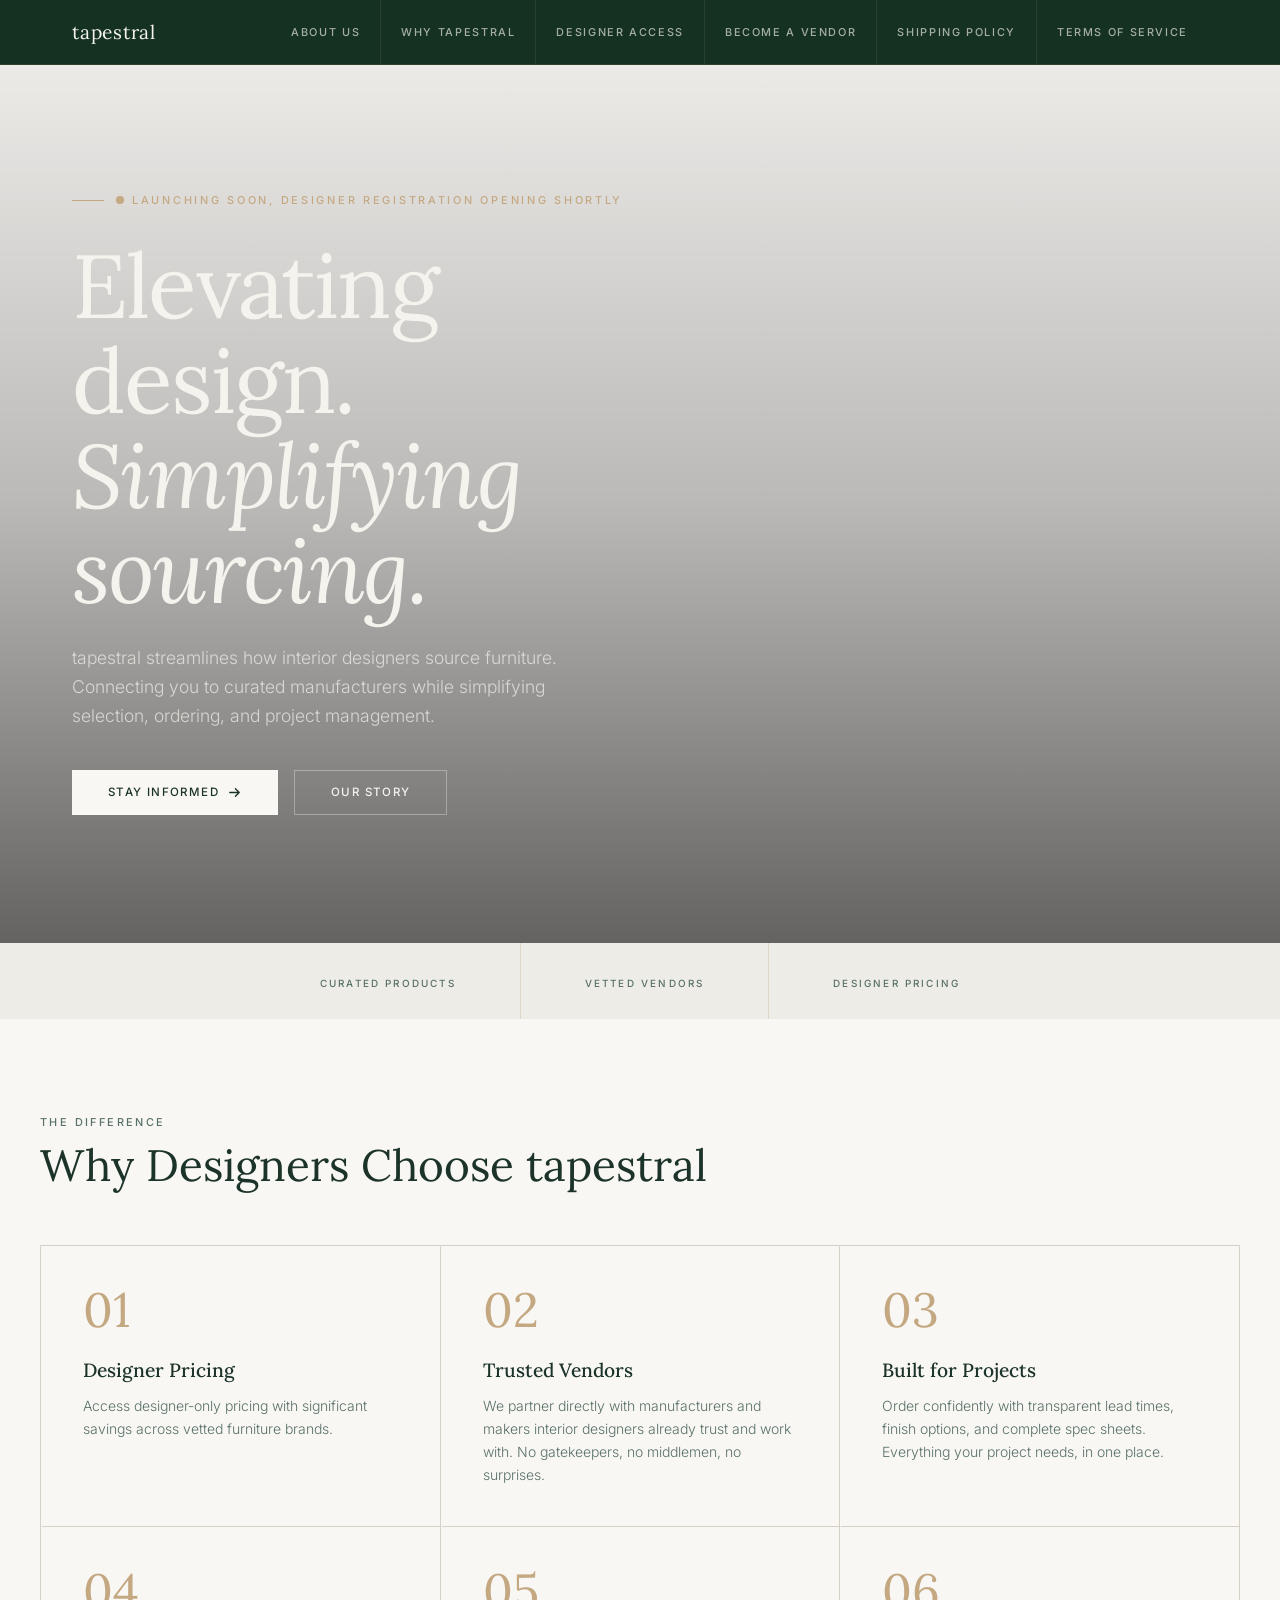
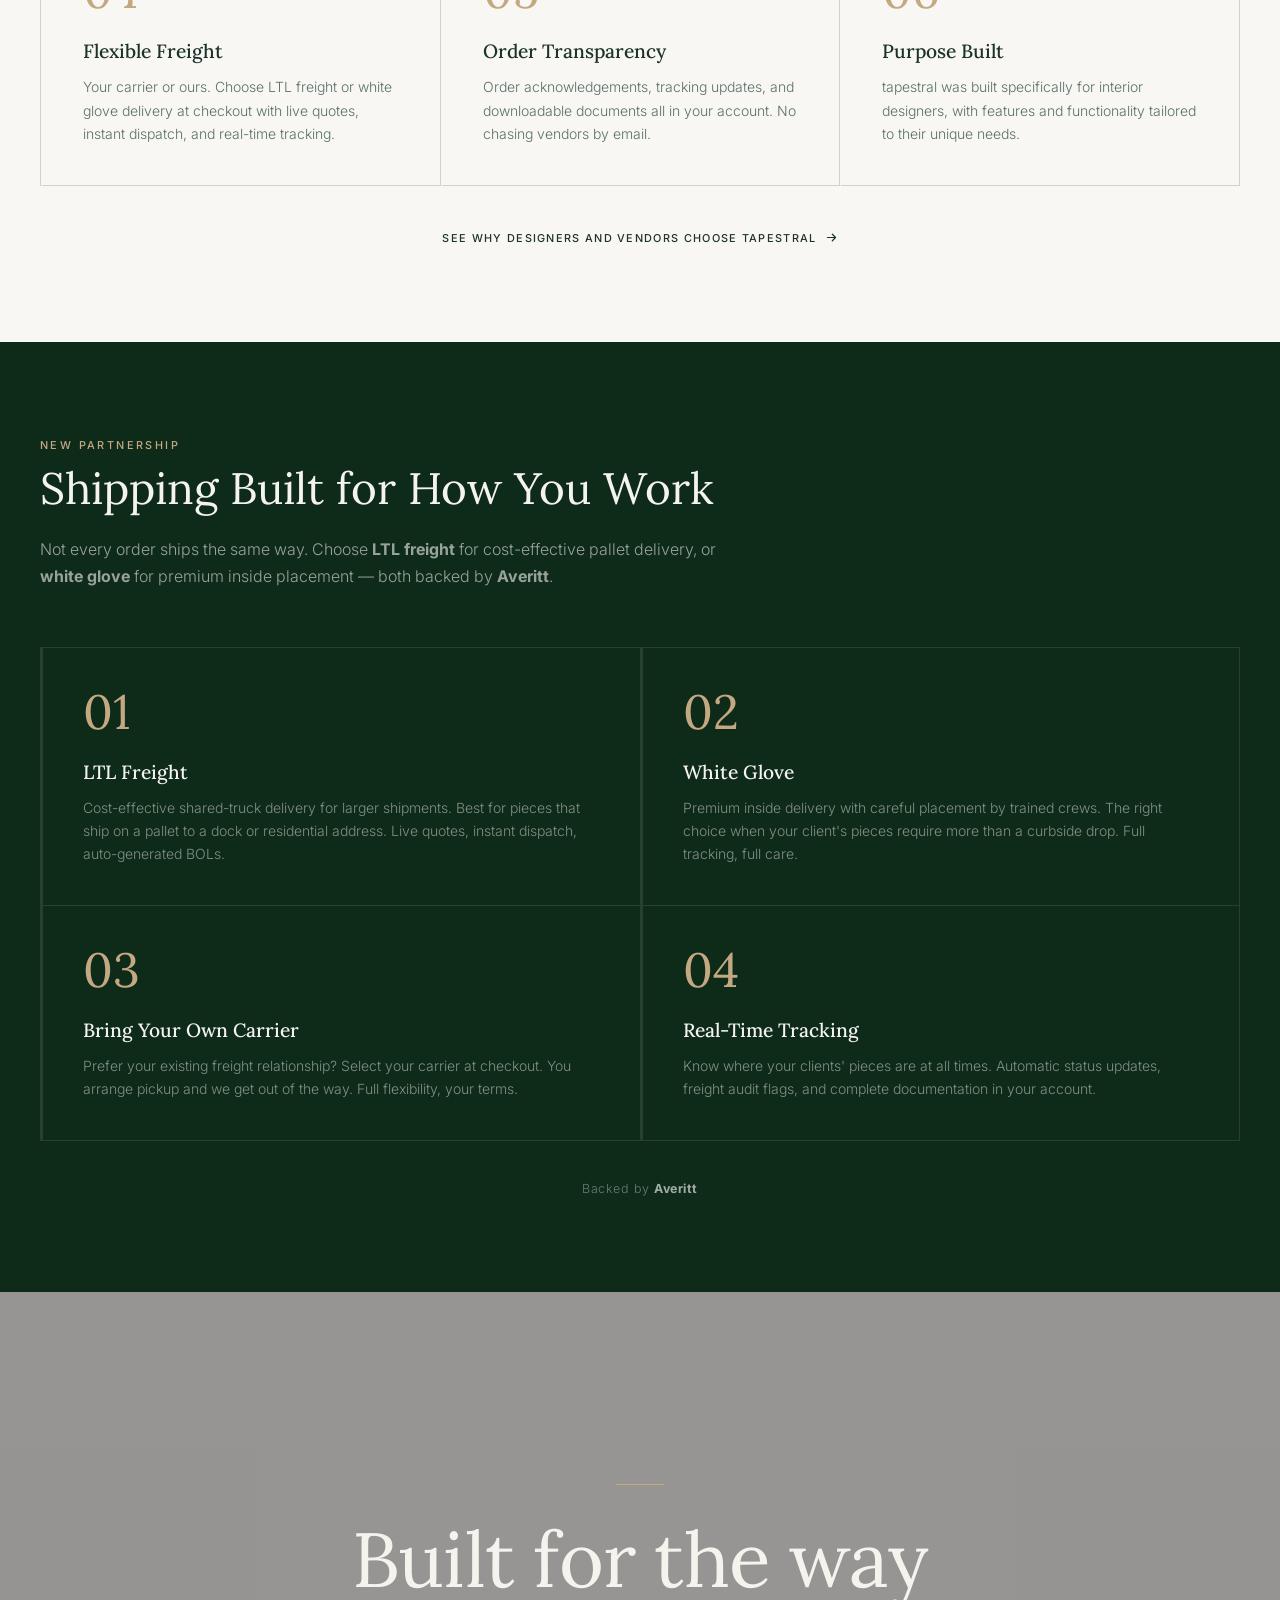
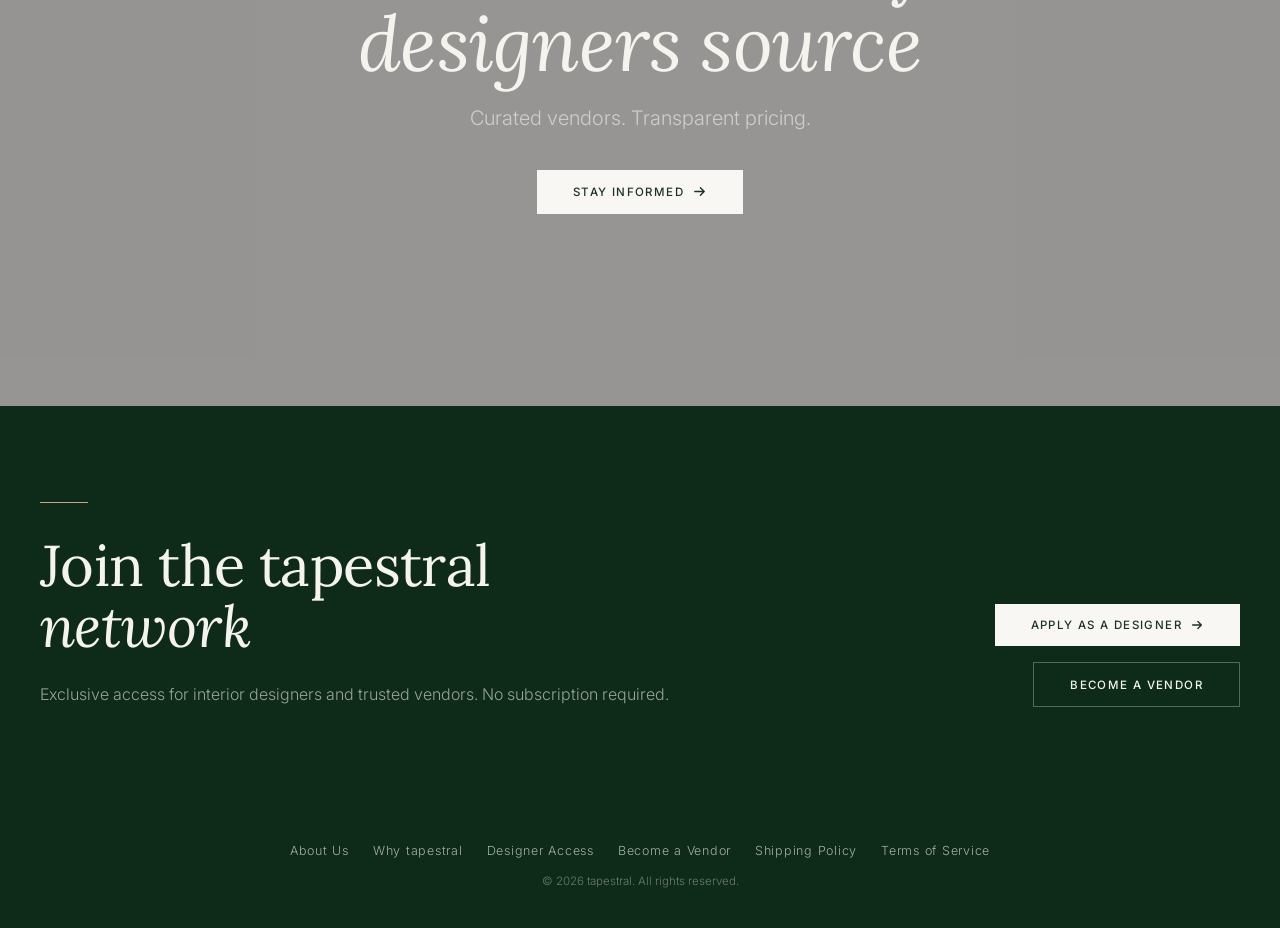
<file: index.html>
<!DOCTYPE html>
<html lang="en">
<head>
    <!-- Google tag (gtag.js) -->
    <script async src="https://www.googletagmanager.com/gtag/js?id=G-4TVK733BFR"></script>
    <script>
        window.dataLayer = window.dataLayer || [];
        function gtag() { dataLayer.push(arguments); }
        gtag('js', new Date());
        gtag('config', 'G-4TVK733BFR');
    </script>

    <meta charset="UTF-8" />
    <meta name="viewport" content="width=device-width, initial-scale=1.0" />

    <title>Furniture for Interior Designers - tapestral</title>
    <meta name="title" content="Furniture for Interior Designers - tapestral">
    <meta name="description" content="tapestral is a sourcing platform built for interior designers. Purchase directly from trusted vendors, get designer pricing, and simplify your workflow. Launching soon!">
    <meta name="author" content="tapestral">
    <meta name="robots" content="all">

    <link rel="canonical" href="https://www.tapestral.com/">
    <link rel="icon" href="https://www.tapestral.com/images/favicon.ico">
    <link rel="preconnect" href="https://fonts.googleapis.com">
    <link rel="preconnect" href="https://fonts.gstatic.com" crossorigin>
    <link href="https://fonts.googleapis.com/css2?family=Lora:ital,wght@0,400;0,500;0,600;1,400&family=Inter:wght@300;400;500;600&display=swap" rel="stylesheet">

    <meta property="og:type" content="website">
    <meta property="og:url" content="https://www.tapestral.com/">
    <meta property="og:title" content="Furniture for Interior Designers - tapestral">
    <meta property="og:description" content="We're crafting a better way for interior designers to source products directly from their favorite vendors.">
    <meta property="og:image" content="https://www.tapestral.com/images/tapestral_brand.png">

    <meta property="twitter:card" content="summary_large_image">
    <meta property="twitter:url" content="https://www.tapestral.com/">
    <meta property="twitter:title" content="Furniture for Interior Designers - tapestral">
    <meta property="twitter:description" content="A better way for interior designers to purchase from vendors. tapestral is launching soon.">
    <meta property="twitter:image" content="https://www.tapestral.com/images/tapestral_brand.png">

    <script type="application/ld+json">
    {
        "@context": "https://schema.org",
        "@type": "Organization",
        "name": "tapestral",
        "url": "https://www.tapestral.com/",
        "logo": "https://www.tapestral.com/images/tapestral_brand.png",
        "description": "A platform for interior designers to purchase directly from vendors and simplify sourcing.",
        "sameAs": []
    }
    </script>

    <link rel="stylesheet" href="style.css">
</head>

<body>

<!-- ── Navigation ────────────────────────────────────────── -->
<nav class="nav">
    <div class="nav-inner">
        <a href="index.html" class="nav-logo">tapestral</a>
        <div class="nav-links">
            <a href="about.html">About Us</a>
            <a href="why-tapestral.html">Why tapestral</a>
            <a href="designer-access.html">Designer Access</a>
            <a href="become-a-vendor.html">Become a Vendor</a>
            <a href="shipping-policy.html">Shipping Policy</a>
            <a href="terms-of-service.html">Terms of Service</a>
        </div>
        <button class="hamburger" onclick="toggleMenu()" aria-label="Toggle menu">
            <span></span><span></span><span></span>
        </button>
        <nav id="mobileNav" class="mobile-nav">
            <a href="about.html">About Us</a>
            <a href="why-tapestral.html">Why tapestral</a>
            <a href="designer-access.html">Designer Access</a>
            <a href="become-a-vendor.html">Become a Vendor</a>
            <a href="shipping-policy.html">Shipping Policy</a>
            <a href="terms-of-service.html">Terms of Service</a>
        </nav>
    </div>
</nav>

<!-- ── Hero ──────────────────────────────────────────────── -->
<section class="hero">
    <div class="hero-bg"></div>
    <div class="hero-gradient"></div>
    <div class="hero-content">
        <div class="hero-inner">
            <div class="eyebrow">
                <div class="eyebrow-line"></div>
                <span class="eyebrow-text">
                    <span class="eyebrow-dot"></span>
                    Launching soon, designer registration opening shortly
                </span>
            </div>
            <h1>Elevating design.<br><em>Simplifying sourcing.</em></h1>
            <p class="hero-desc">
                tapestral streamlines how interior designers source furniture. Connecting you to curated
				manufacturers while simplifying selection, ordering, and project management.
            </p>
            <div class="hero-actions">
                <a href="designer-access.html" class="btn btn-primary">
                    Stay Informed
                    <svg width="15" height="15" viewBox="0 0 16 16" fill="none"><path d="M3 8h10M9 4l4 4-4 4" stroke="currentColor" stroke-width="1.5" stroke-linecap="round" stroke-linejoin="round"/></svg>
                </a>
                <a href="about.html" class="btn btn-outline">Our Story</a>
            </div>
        </div>
    </div>
</section>

<!-- ── Stats Bar ─────────────────────────────────────────── -->
<div class="stats-bar">
    <div class="stats-inner">
        <div class="stat"><span class="stat-label">Curated Products</span></div>
        <div class="stat"><span class="stat-label">Vetted Vendors</span></div>
        <div class="stat"><span class="stat-label">Designer Pricing</span></div>
    </div>
</div>

<!-- ── Key Features ──────────────────────────────────────── -->
<section class="section bg-light">
    <div class="section-inner">
        <div class="section-header will-reveal">
            <span class="section-label">The difference</span>
            <h2 class="section-title">Why Designers Choose tapestral</h2>
        </div>

        <div class="grid-border grid-cols-3 will-reveal">
            <div class="grid-card">
                <span class="card-num">01</span>
                <h3 class="card-title">Designer Pricing</h3>
                <p class="card-body">Access designer-only pricing with significant savings across vetted furniture brands.</p>
            </div>
            <div class="grid-card">
                <span class="card-num">02</span>
                <h3 class="card-title">Trusted Vendors</h3>
                <p class="card-body">We partner directly with manufacturers and makers interior designers already trust and work with. No gatekeepers, no middlemen, no surprises.</p>
            </div>
            <div class="grid-card">
                <span class="card-num">03</span>
                <h3 class="card-title">Built for Projects</h3>
                <p class="card-body">Order confidently with transparent lead times, finish options, and complete spec sheets. Everything your project needs, in one place.</p>
            </div>
            <div class="grid-card">
                <span class="card-num">04</span>
                <h3 class="card-title">Flexible Freight</h3>
                <p class="card-body">Your carrier or ours. Choose LTL freight or white glove delivery at checkout with live quotes, instant dispatch, and real-time tracking.</p>
            </div>
            <div class="grid-card">
                <span class="card-num">05</span>
                <h3 class="card-title">Order Transparency</h3>
                <p class="card-body">Order acknowledgements, tracking updates, and downloadable documents all in your account. No chasing vendors by email.</p>
            </div>
            <div class="grid-card">
                <span class="card-num">06</span>
                <h3 class="card-title">Purpose Built</h3>
                <p class="card-body">tapestral was built specifically for interior designers, with features and functionality tailored to their unique needs.</p>
            </div>
        </div>

        <div class="mt-md center will-reveal">
            <a href="why-tapestral.html" class="link-arrow">
                See why designers and vendors choose tapestral
                <svg width="13" height="13" viewBox="0 0 16 16" fill="none"><path d="M3 8h10M9 4l4 4-4 4" stroke="currentColor" stroke-width="1.5" stroke-linecap="round" stroke-linejoin="round"/></svg>
            </a>
        </div>
    </div>
</section>

<!-- ── Shipping Section ───────────────────────────────────── -->
<section class="section bg-dark">
    <div class="section-inner">
        <div class="section-header will-reveal">
            <span class="section-label">New Partnership</span>
            <h2 class="section-title">Shipping Built for How You Work</h2>
            <p class="section-body mt-sm">
                Not every order ships the same way. Choose <strong>LTL freight</strong> for cost-effective
                pallet delivery, or <strong>white glove</strong> for premium inside placement &mdash; both
                backed by <strong>Averitt</strong>.
            </p>
        </div>

        <div class="grid-border grid-cols-2 will-reveal">
            <div class="grid-card">
                <span class="card-num">01</span>
                <h3 class="card-title">LTL Freight</h3>
                <p class="card-body">Cost-effective shared-truck delivery for larger shipments. Best for pieces that ship on a pallet to a dock or residential address. Live quotes, instant dispatch, auto-generated BOLs.</p>
            </div>
            <div class="grid-card">
                <span class="card-num">02</span>
                <h3 class="card-title">White Glove</h3>
                <p class="card-body">Premium inside delivery with careful placement by trained crews. The right choice when your client's pieces require more than a curbside drop. Full tracking, full care.</p>
            </div>
            <div class="grid-card">
                <span class="card-num">03</span>
                <h3 class="card-title">Bring Your Own Carrier</h3>
                <p class="card-body">Prefer your existing freight relationship? Select your carrier at checkout. You arrange pickup and we get out of the way. Full flexibility, your terms.</p>
            </div>
            <div class="grid-card">
                <span class="card-num">04</span>
                <h3 class="card-title">Real-Time Tracking</h3>
                <p class="card-body">Know where your clients' pieces are at all times. Automatic status updates, freight audit flags, and complete documentation in your account.</p>
            </div>
        </div>

        <p class="mt-md center" style="font-size:0.78rem;color:rgba(245,243,238,0.4);letter-spacing:0.04em;">Backed by <strong style="color:rgba(245,243,238,0.65)">Averitt</strong></p>
    </div>
</section>

<!-- ── Editorial Banner ───────────────────────────────────── -->
<section class="editorial">
    <div class="editorial-bg"></div>
    <div class="editorial-overlay"></div>
    <div class="editorial-content will-reveal">
        <div class="editorial-rule"></div>
        <h2>Built for the way<br><em>designers source</em></h2>
        <p>Curated vendors. Transparent pricing.</p>
        <a href="designer-access.html" class="btn btn-primary">
            Stay Informed
            <svg width="15" height="15" viewBox="0 0 16 16" fill="none"><path d="M3 8h10M9 4l4 4-4 4" stroke="currentColor" stroke-width="1.5" stroke-linecap="round" stroke-linejoin="round"/></svg>
        </a>
    </div>
</section>

<!-- ── Join the Network ───────────────────────────────────── -->
<section class="section bg-dark">
    <div class="section-inner">
        <div class="cta-split">
            <div class="cta-text will-reveal">
                <div class="bronze-rule"></div>
                <h2>Join the tapestral<br><em>network</em></h2>
                <p>Exclusive access for interior designers and trusted vendors. No subscription required.</p>
            </div>
            <div class="cta-actions will-reveal">
                <a href="designer-access.html" class="btn btn-light">
                    Apply as a Designer
                    <svg width="14" height="14" viewBox="0 0 16 16" fill="none"><path d="M3 8h10M9 4l4 4-4 4" stroke="currentColor" stroke-width="1.5" stroke-linecap="round" stroke-linejoin="round"/></svg>
                </a>
                <a href="become-a-vendor.html" class="btn btn-ghost">Become a Vendor</a>
            </div>
        </div>
    </div>
</section>

<!-- ── Footer ────────────────────────────────────────────── -->
<footer class="footer">
    <div class="footer-inner">
        <div class="footer-links">
            <a href="about.html">About Us</a>
            <a href="why-tapestral.html">Why tapestral</a>
            <a href="designer-access.html">Designer Access</a>
            <a href="become-a-vendor.html">Become a Vendor</a>
            <a href="shipping-policy.html">Shipping Policy</a>
            <a href="terms-of-service.html">Terms of Service</a>
        </div>
        <div class="footer-copy">&copy; <span id="year"></span> tapestral. All rights reserved.</div>
    </div>
</footer>

<script>
    document.getElementById("year").textContent = new Date().getFullYear();

    function toggleMenu() {
        document.getElementById("mobileNav").classList.toggle("open");
        document.querySelector(".hamburger").classList.toggle("active");
    }

    // Reveal on scroll
    const observer = new IntersectionObserver((entries) => {
        entries.forEach(e => { if (e.isIntersecting) { e.target.classList.add('in-view'); observer.unobserve(e.target); } });
    }, { threshold: 0.12 });
    document.querySelectorAll('.will-reveal').forEach(el => observer.observe(el));
</script>
</body>
</html>
</file>
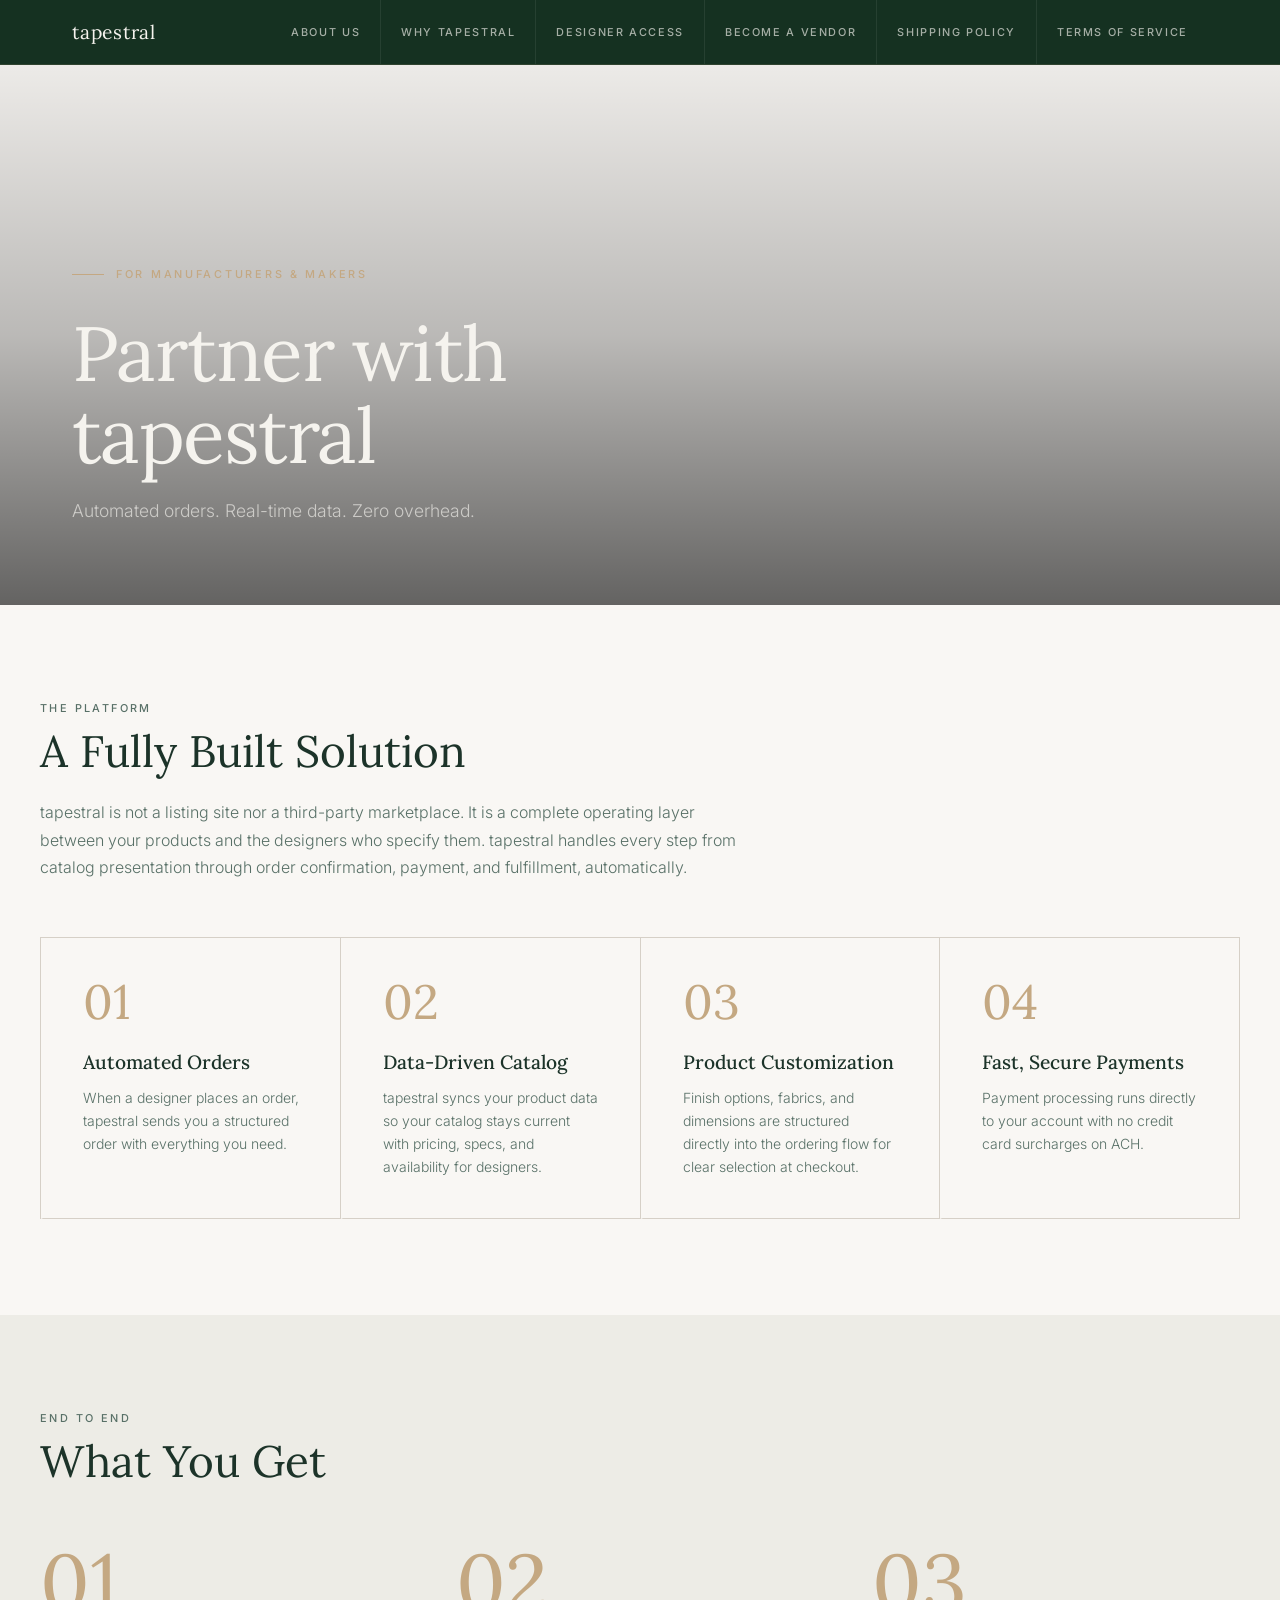
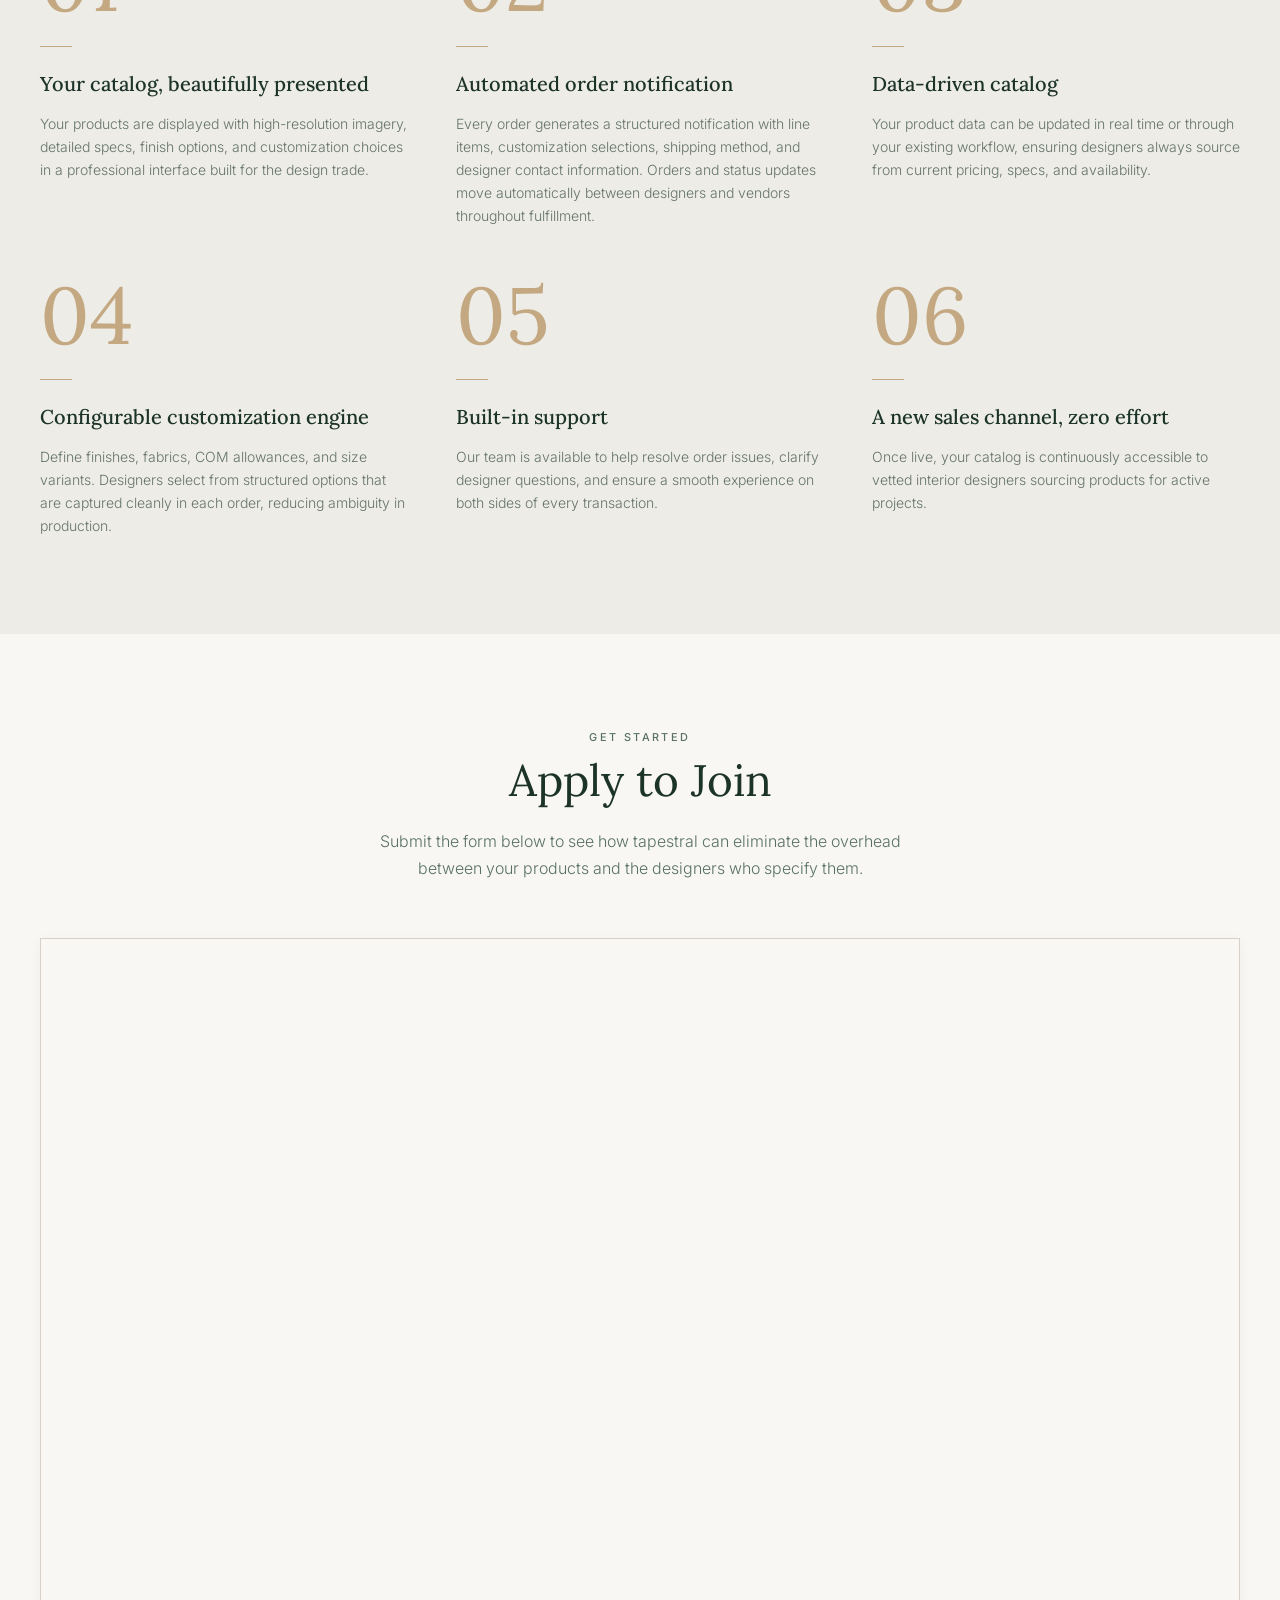
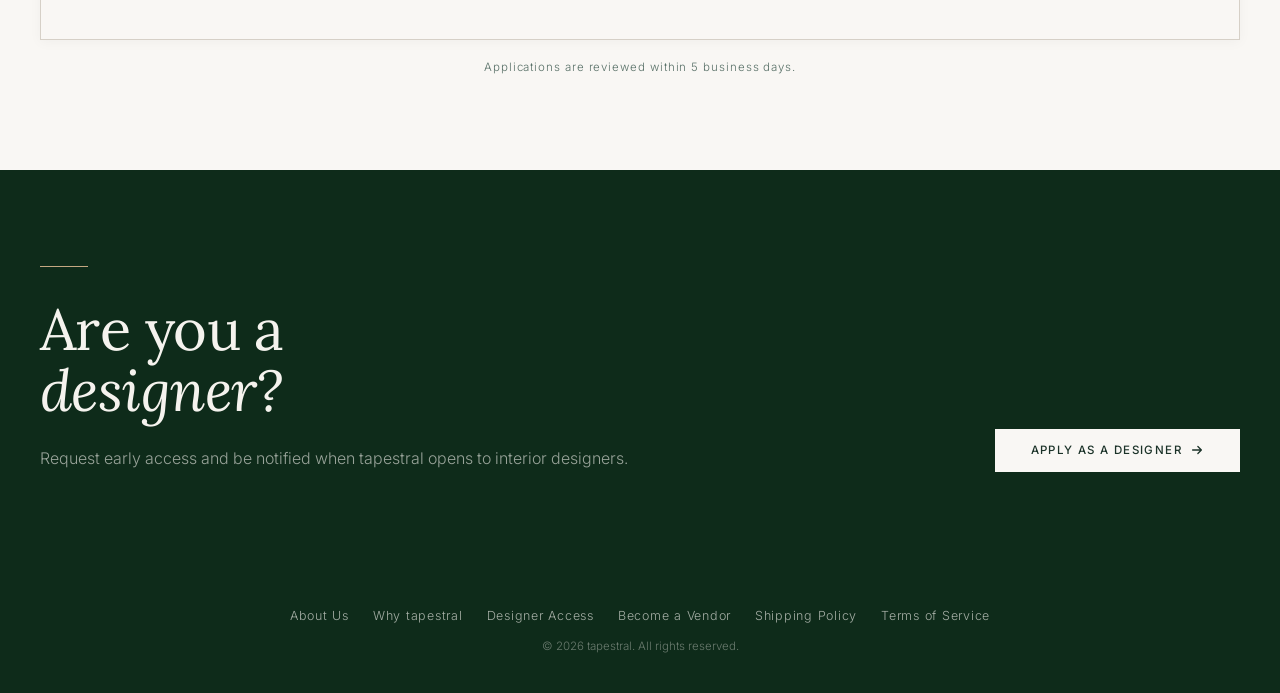
<file: become-a-vendor.html>
<!DOCTYPE html>
<html lang="en">
<head>
    <!-- Google tag (gtag.js) -->
    <script async src="https://www.googletagmanager.com/gtag/js?id=G-4TVK733BFR"></script>
    <script>
        window.dataLayer = window.dataLayer || [];
        function gtag() { dataLayer.push(arguments); }
        gtag('js', new Date());
        gtag('config', 'G-4TVK733BFR');
    </script>

    <title>Become a Vendor – tapestral</title>
    <meta charset="UTF-8">
    <meta name="viewport" content="width=device-width, initial-scale=1.0">
    <meta name="description" content="Apply to become a vendor on tapestral. Automated ordering, real-time data, and direct access to interior designers — zero platform overhead.">
    <meta name="author" content="tapestral">
    <meta name="robots" content="all">
    <link rel="canonical" href="https://www.tapestral.com/become-a-vendor.html">
    <link rel="icon" href="https://www.tapestral.com/images/favicon.ico">
    <link rel="preconnect" href="https://fonts.googleapis.com">
    <link rel="preconnect" href="https://fonts.gstatic.com" crossorigin>
    <link href="https://fonts.googleapis.com/css2?family=Lora:ital,wght@0,400;0,500;0,600;1,400&family=Inter:wght@300;400;500;600&display=swap" rel="stylesheet">

    <meta property="og:type" content="website">
    <meta property="og:title" content="Become a Vendor – tapestral">
    <meta property="og:description" content="Join tapestral as a vendor. Automated orders, real-time data, and a fully built platform — no overhead, no tech headaches.">
    <meta property="og:url" content="https://tapestral.com/become-a-vendor.html">
    <meta property="og:image" content="https://tapestral.com/images/tapestral_brand.png">

    <meta name="twitter:card" content="summary_large_image">
    <meta name="twitter:title" content="Become a Vendor – tapestral">
    <meta name="twitter:description" content="Join tapestral as a vendor. Automated orders, real-time data, and a fully built platform — no overhead, no tech headaches.">
    <meta name="twitter:image" content="https://tapestral.com/images/tapestral_brand.png">

    <link rel="stylesheet" href="style.css">
</head>

<body>

<!-- ── Navigation ────────────────────────────────────────── -->
<nav class="nav">
    <div class="nav-inner">
        <a href="index.html" class="nav-logo">tapestral</a>
        <div class="nav-links">
            <a href="about.html">About Us</a>
            <a href="why-tapestral.html">Why tapestral</a>
            <a href="designer-access.html">Designer Access</a>
            <a href="become-a-vendor.html">Become a Vendor</a>
            <a href="shipping-policy.html">Shipping Policy</a>
            <a href="terms-of-service.html">Terms of Service</a>
        </div>
        <button class="hamburger" onclick="toggleMenu()" aria-label="Toggle menu">
            <span></span><span></span><span></span>
        </button>
        <nav id="mobileNav" class="mobile-nav">
            <a href="about.html">About Us</a>
            <a href="why-tapestral.html">Why tapestral</a>
            <a href="designer-access.html">Designer Access</a>
            <a href="become-a-vendor.html">Become a Vendor</a>
            <a href="shipping-policy.html">Shipping Policy</a>
            <a href="terms-of-service.html">Terms of Service</a>
        </nav>
    </div>
</nav>

<!-- ── Hero ──────────────────────────────────────────────── -->
<section class="page-hero">
    <div class="page-hero-bg"></div>
    <div class="hero-gradient"></div>
    <div class="page-hero-content">
        <div class="eyebrow">
            <div class="eyebrow-line"></div>
            <span class="eyebrow-text">For manufacturers &amp; makers</span>
        </div>
        <h1 class="page-title">Partner with tapestral</h1>
        <p class="page-subtitle">Automated orders. Real-time data. Zero overhead.</p>
    </div>
</section>

<!-- ── Platform Advantages ───────────────────────────────── -->
<section class="section bg-light">
    <div class="section-inner">
        <div class="section-header will-reveal">
            <span class="section-label">The platform</span>
            <h2 class="section-title">A Fully Built Solution</h2>
            <p class="section-body mt-sm">
                tapestral is not a listing site nor a third-party marketplace. It is a complete operating
				layer between your products and the designers who specify them. tapestral handles every step from
				catalog presentation through order confirmation, payment, and fulfillment, automatically.
            </p>
        </div>

        <div class="grid-border grid-cols-4 will-reveal">
            <div class="grid-card">
                <span class="card-num">01</span>
                <h3 class="card-title">Automated Orders</h3>
                <p class="card-body">When a designer places an order, tapestral sends you a structured order with everything you need.</p>
            </div>
            <div class="grid-card">
                <span class="card-num">02</span>
                <h3 class="card-title">Data-Driven Catalog</h3>
                <p class="card-body">tapestral syncs your product data so your catalog stays current with pricing, specs, and availability for designers.</p>
            </div>
            <div class="grid-card">
                <span class="card-num">03</span>
                <h3 class="card-title">Product Customization</h3>
                <p class="card-body">Finish options, fabrics, and dimensions are structured directly into the ordering flow for clear selection at checkout.</p>
            </div>
            <div class="grid-card">
                <span class="card-num">04</span>
                <h3 class="card-title">Fast, Secure Payments</h3>
                <p class="card-body">Payment processing runs directly to your account with no credit card surcharges on ACH.</p>
            </div>
        </div>
    </div>
</section>

<!-- ── How It Works ───────────────────────────────────────── -->
<section class="section bg-muted-bg">
    <div class="section-inner">
        <div class="section-header will-reveal">
            <span class="section-label">End to end</span>
            <h2 class="section-title">What You Get</h2>
        </div>

        <div class="num-list will-reveal">
            <div class="num-item">
                <span class="num-big">01</span>
                <div class="num-rule"></div>
                <h3 class="num-title">Your catalog, beautifully presented</h3>
                <p class="num-body">Your products are displayed with high-resolution imagery, detailed specs, finish options, and customization choices in a professional interface built for the design trade.</p>
            </div>
            <div class="num-item">
                <span class="num-big">02</span>
                <div class="num-rule"></div>
                <h3 class="num-title">Automated order notification</h3>
                <p class="num-body">Every order generates a structured notification with line items, customization selections, shipping method, and designer contact information. Orders and status updates move automatically between designers and vendors throughout fulfillment.</p>
            </div>
            <div class="num-item">
                <span class="num-big">03</span>
                <div class="num-rule"></div>
                <h3 class="num-title">Data-driven catalog</h3>
                <p class="num-body">Your product data can be updated in real time or through your existing workflow, ensuring designers always source from current pricing, specs, and availability.</p>
            </div>
            <div class="num-item">
                <span class="num-big">04</span>
                <div class="num-rule"></div>
                <h3 class="num-title">Configurable customization engine</h3>
                <p class="num-body">Define finishes, fabrics, COM allowances, and size variants. Designers select from structured options that are captured cleanly in each order, reducing ambiguity in production.</p>
            </div>
            <div class="num-item">
                <span class="num-big">05</span>
                <div class="num-rule"></div>
                <h3 class="num-title">Built-in support</h3>
                <p class="num-body">Our team is available to help resolve order issues, clarify designer questions, and ensure a smooth experience on both sides of every transaction.</p>
            </div>
            <div class="num-item">
                <span class="num-big">06</span>
                <div class="num-rule"></div>
                <h3 class="num-title">A new sales channel, zero effort</h3>
                <p class="num-body">Once live, your catalog is continuously accessible to vetted interior designers sourcing products for active projects.</p>
            </div>
        </div>
    </div>
</section>

<!-- ── Apply Form ─────────────────────────────────────────── -->
<section class="section bg-light">
    <div class="section-inner">
        <div class="section-header center will-reveal">
            <span class="section-label">Get started</span>
            <h2 class="section-title">Apply to Join</h2>
            <p class="section-body mt-sm" style="max-width:36rem;margin-left:auto;margin-right:auto;text-align:center">
                Submit the form below to see how tapestral can eliminate the overhead between your products
                and the designers who specify them.
            </p>
        </div>

        <div class="form-embed will-reveal">
            <iframe
                src="https://docs.google.com/forms/d/e/1FAIpQLSftqDHMI22vQBs5mDO_Cn0ZMSXQ2jmvJh_21pvU1S0vlLGAlQ/viewform?embedded=true"
                loading="lazy"
                title="Vendor application form">
                Loading…
            </iframe>
        </div>
        <p class="form-note">Applications are reviewed within 5 business days.</p>
    </div>
</section>

<!-- ── CTA ────────────────────────────────────────────────── -->
<section class="section bg-dark">
    <div class="section-inner">
        <div class="cta-split">
            <div class="cta-text will-reveal">
                <div class="bronze-rule"></div>
                <h2>Are you a<br><em>designer?</em></h2>
                <p>Request early access and be notified when tapestral opens to interior designers.</p>
            </div>
            <div class="cta-actions will-reveal">
                <a href="designer-access.html" class="btn btn-light">
                    Apply as a Designer
                    <svg width="14" height="14" viewBox="0 0 16 16" fill="none"><path d="M3 8h10M9 4l4 4-4 4" stroke="currentColor" stroke-width="1.5" stroke-linecap="round" stroke-linejoin="round"/></svg>
                </a>
            </div>
        </div>
    </div>
</section>

<!-- ── Footer ────────────────────────────────────────────── -->
<footer class="footer">
    <div class="footer-inner">
        <div class="footer-links">
            <a href="about.html">About Us</a>
            <a href="why-tapestral.html">Why tapestral</a>
            <a href="designer-access.html">Designer Access</a>
            <a href="become-a-vendor.html">Become a Vendor</a>
            <a href="shipping-policy.html">Shipping Policy</a>
            <a href="terms-of-service.html">Terms of Service</a>
        </div>
        <div class="footer-copy">&copy; <span id="year"></span> tapestral. All rights reserved.</div>
    </div>
</footer>

<script>
    document.getElementById("year").textContent = new Date().getFullYear();
    function toggleMenu() {
        document.getElementById("mobileNav").classList.toggle("open");
        document.querySelector(".hamburger").classList.toggle("active");
    }
    const observer = new IntersectionObserver((entries) => {
        entries.forEach(e => { if (e.isIntersecting) { e.target.classList.add('in-view'); observer.unobserve(e.target); } });
    }, { threshold: 0.12 });
    document.querySelectorAll('.will-reveal').forEach(el => observer.observe(el));
</script>
</body>
</html>
</file>
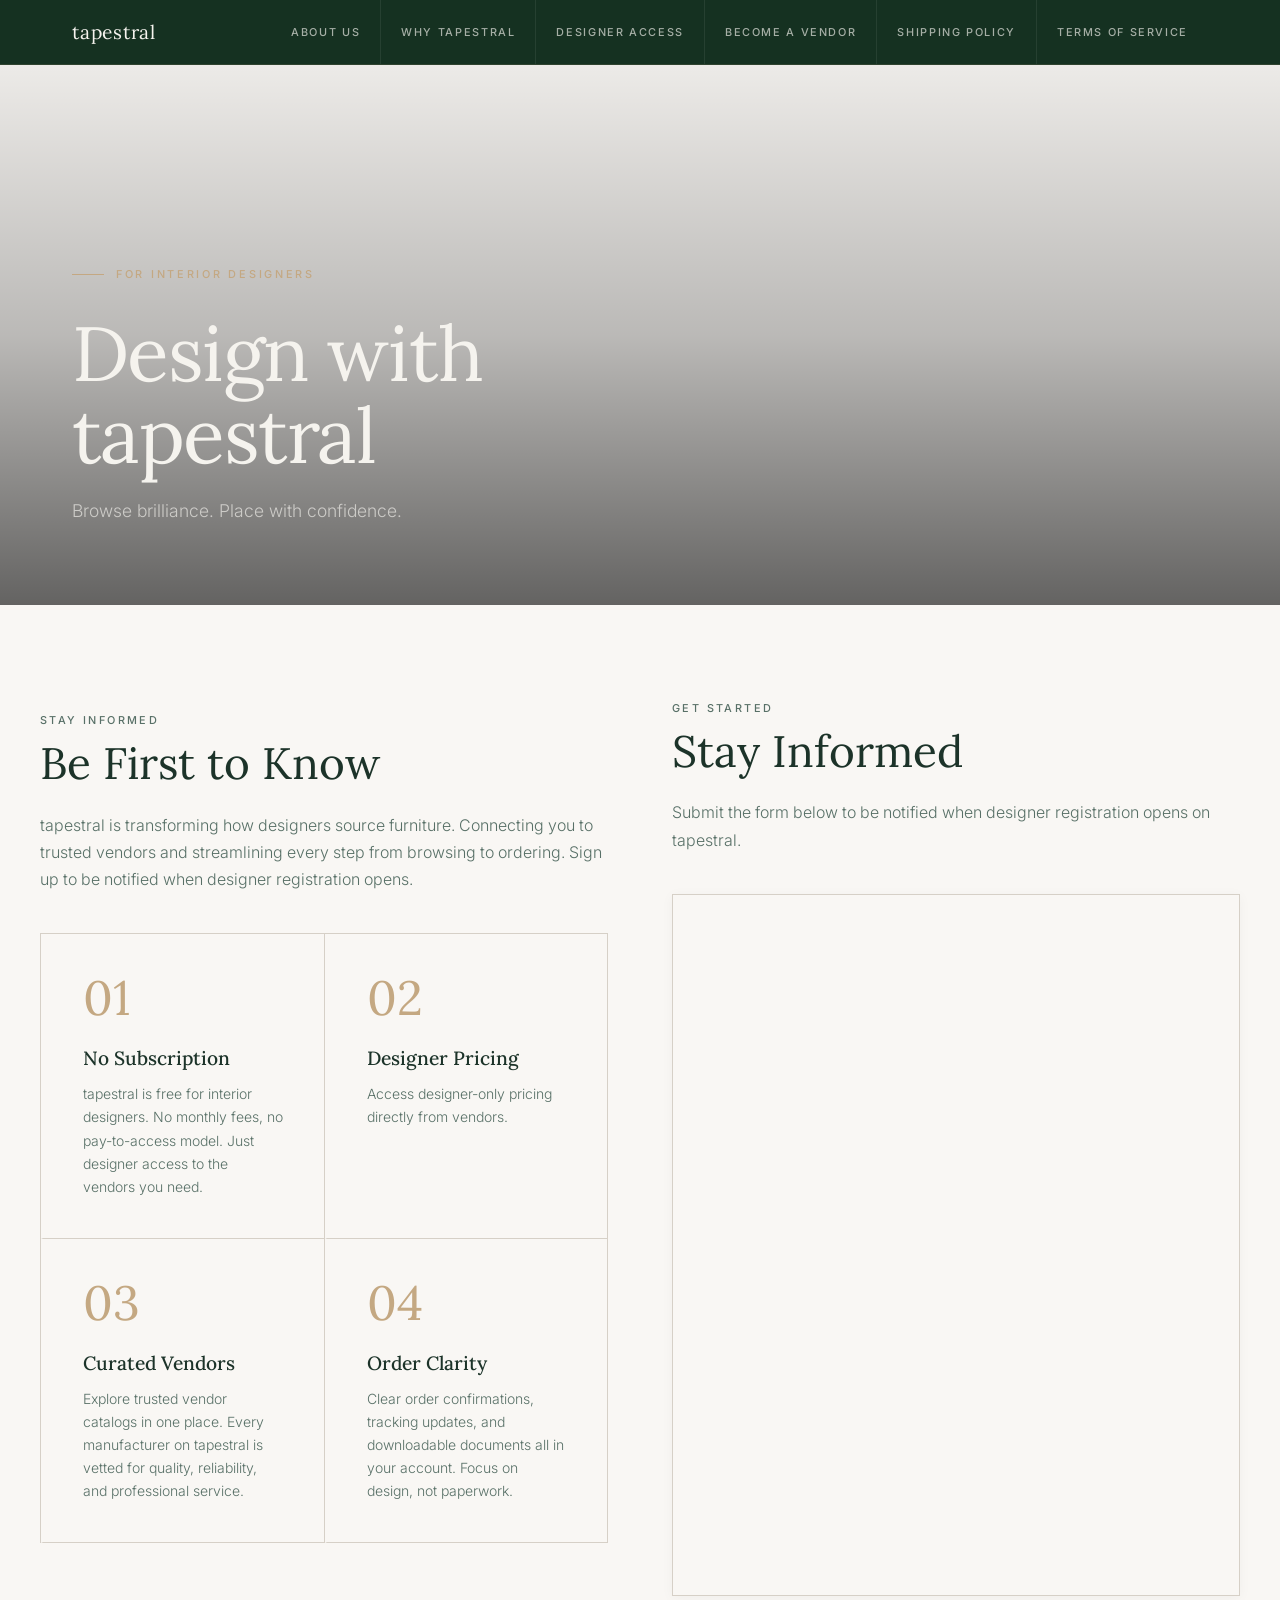
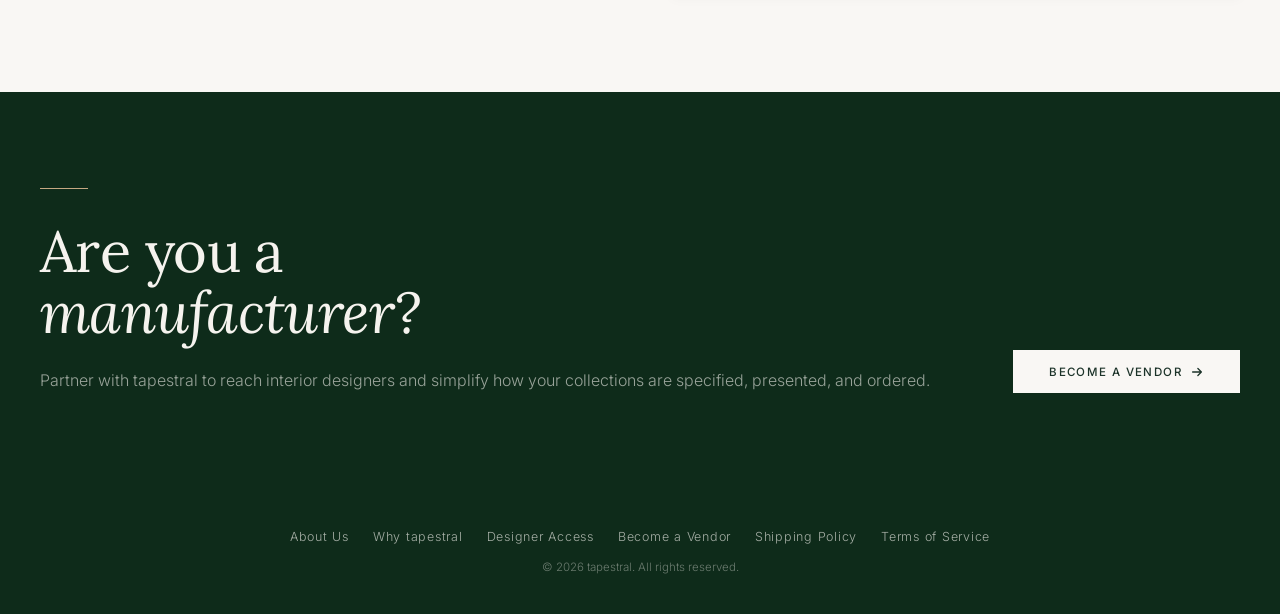
<file: designer-access.html>
<!DOCTYPE html>
<html lang="en">
<head>
    <!-- Google tag (gtag.js) -->
    <script async src="https://www.googletagmanager.com/gtag/js?id=G-4TVK733BFR"></script>
    <script>
        window.dataLayer = window.dataLayer || [];
        function gtag() { dataLayer.push(arguments); }
        gtag('js', new Date());
        gtag('config', 'G-4TVK733BFR');
    </script>

    <title>Request Designer Access – tapestral</title>
    <meta charset="UTF-8">
    <meta name="viewport" content="width=device-width, initial-scale=1.0">
    <meta name="description" content="Interior designers can request to know when tapestral launches, the new sourcing platform that offers direct vendor access and exclusive pricing.">
    <meta name="author" content="tapestral">
    <meta name="robots" content="all">
    <link rel="canonical" href="https://www.tapestral.com/designer-access.html">
    <link rel="icon" href="https://www.tapestral.com/images/favicon.ico">
    <link rel="preconnect" href="https://fonts.googleapis.com">
    <link rel="preconnect" href="https://fonts.gstatic.com" crossorigin>
    <link href="https://fonts.googleapis.com/css2?family=Lora:ital,wght@0,400;0,500;0,600;1,400&family=Inter:wght@300;400;500;600&display=swap" rel="stylesheet">

    <meta property="og:type" content="website">
    <meta property="og:title" content="Request Designer Access – tapestral">
    <meta property="og:description" content="Join the waitlist to know when tapestral launches. Simplify sourcing and get direct vendor pricing.">
    <meta property="og:url" content="https://tapestral.com/designer-access.html">
    <meta property="og:image" content="https://tapestral.com/images/tapestral_brand.png">

    <meta name="twitter:card" content="summary_large_image">
    <meta name="twitter:title" content="Request Designer Access – tapestral">
    <meta name="twitter:description" content="Join the waitlist to know when tapestral launches. Simplify sourcing and get direct vendor pricing.">
    <meta name="twitter:image" content="https://tapestral.com/images/tapestral_brand.png">

    <link rel="stylesheet" href="style.css">
</head>

<body>

<!-- ── Navigation ────────────────────────────────────────── -->
<nav class="nav">
    <div class="nav-inner">
        <a href="index.html" class="nav-logo">tapestral</a>
        <div class="nav-links">
            <a href="about.html">About Us</a>
            <a href="why-tapestral.html">Why tapestral</a>
            <a href="designer-access.html">Designer Access</a>
            <a href="become-a-vendor.html">Become a Vendor</a>
            <a href="shipping-policy.html">Shipping Policy</a>
            <a href="terms-of-service.html">Terms of Service</a>
        </div>
        <button class="hamburger" onclick="toggleMenu()" aria-label="Toggle menu">
            <span></span><span></span><span></span>
        </button>
        <nav id="mobileNav" class="mobile-nav">
            <a href="about.html">About Us</a>
            <a href="why-tapestral.html">Why tapestral</a>
            <a href="designer-access.html">Designer Access</a>
            <a href="become-a-vendor.html">Become a Vendor</a>
            <a href="shipping-policy.html">Shipping Policy</a>
            <a href="terms-of-service.html">Terms of Service</a>
        </nav>
    </div>
</nav>

<!-- ── Hero ──────────────────────────────────────────────── -->
<section class="page-hero">
    <div class="page-hero-bg"></div>
    <div class="hero-gradient"></div>
    <div class="page-hero-content">
        <div class="eyebrow">
            <div class="eyebrow-line"></div>
            <span class="eyebrow-text">For interior designers</span>
        </div>
        <h1 class="page-title">Design with tapestral</h1>
        <p class="page-subtitle">Browse brilliance. Place with confidence.</p>
    </div>
</section>

<!-- ── Benefits ──────────────────────────────────────────── -->
<section class="section bg-light">
    <div class="section-inner">
        <div class="split">
            <div class="split-text will-reveal">
                <span class="section-label">Stay informed</span>
                <h2 class="section-title" style="margin-bottom:1.5rem">Be First to Know</h2>
                <p class="section-body mb-md">
                    tapestral is transforming how designers source furniture. Connecting you to trusted
                    vendors and streamlining every step from browsing to ordering. Sign up to be notified when
                    designer registration opens.
                </p>

                <div class="grid-border grid-cols-2 mb-md">
                    <div class="grid-card">
                        <span class="card-num">01</span>
                        <h3 class="card-title">No Subscription</h3>
                        <p class="card-body">tapestral is free for interior designers. No monthly fees, no pay-to-access model. Just designer access to the vendors you need.</p>
                    </div>
                    <div class="grid-card">
                        <span class="card-num">02</span>
                        <h3 class="card-title">Designer Pricing</h3>
                        <p class="card-body">Access designer-only pricing directly from vendors.</p>
                    </div>
                    <div class="grid-card">
                        <span class="card-num">03</span>
                        <h3 class="card-title">Curated Vendors</h3>
                        <p class="card-body">Explore trusted vendor catalogs in one place. Every manufacturer on tapestral is vetted for quality, reliability, and professional service.</p>
                    </div>
                    <div class="grid-card">
                        <span class="card-num">04</span>
                        <h3 class="card-title">Order Clarity</h3>
                        <p class="card-body">Clear order confirmations, tracking updates, and downloadable documents all in your account. Focus on design, not paperwork.</p>
                    </div>
                </div>
            </div>

            <div class="split-text will-reveal">
                <span class="section-label">Get started</span>
                <h2 class="section-title" style="margin-bottom:1.5rem">Stay Informed</h2>
                <p class="section-body mb-md">
                    Submit the form below to be notified when designer registration opens on tapestral.
                </p>
                <div class="form-embed">
                    <iframe
                        src="https://docs.google.com/forms/d/e/1FAIpQLSehKXJWwzsE42VJ61woIhh13w4Y2gyy8FFdPcnwpRt-hXXRuQ/viewform?embedded=true"
                        loading="lazy"
                        title="Designer access request form">
                        Loading…
                    </iframe>
                </div>
            </div>
        </div>
    </div>
</section>

<!-- ── CTA ────────────────────────────────────────────────── -->
<section class="section bg-dark">
    <div class="section-inner">
        <div class="cta-split">
            <div class="cta-text will-reveal">
                <div class="bronze-rule"></div>
                <h2>Are you a<br><em>manufacturer?</em></h2>
                <p>Partner with tapestral to reach interior designers and simplify how your collections are specified, presented, and ordered.</p>
            </div>
            <div class="cta-actions will-reveal">
                <a href="become-a-vendor.html" class="btn btn-light">
                    Become a Vendor
                    <svg width="14" height="14" viewBox="0 0 16 16" fill="none"><path d="M3 8h10M9 4l4 4-4 4" stroke="currentColor" stroke-width="1.5" stroke-linecap="round" stroke-linejoin="round"/></svg>
                </a>
            </div>
        </div>
    </div>
</section>

<!-- ── Footer ────────────────────────────────────────────── -->
<footer class="footer">
    <div class="footer-inner">
        <div class="footer-links">
            <a href="about.html">About Us</a>
            <a href="why-tapestral.html">Why tapestral</a>
            <a href="designer-access.html">Designer Access</a>
            <a href="become-a-vendor.html">Become a Vendor</a>
            <a href="shipping-policy.html">Shipping Policy</a>
            <a href="terms-of-service.html">Terms of Service</a>
        </div>
        <div class="footer-copy">&copy; <span id="year"></span> tapestral. All rights reserved.</div>
    </div>
</footer>

<script>
    document.getElementById("year").textContent = new Date().getFullYear();
    function toggleMenu() {
        document.getElementById("mobileNav").classList.toggle("open");
        document.querySelector(".hamburger").classList.toggle("active");
    }
    const observer = new IntersectionObserver((entries) => {
        entries.forEach(e => { if (e.isIntersecting) { e.target.classList.add('in-view'); observer.unobserve(e.target); } });
    }, { threshold: 0.12 });
    document.querySelectorAll('.will-reveal').forEach(el => observer.observe(el));
</script>
</body>
</html>
</file>
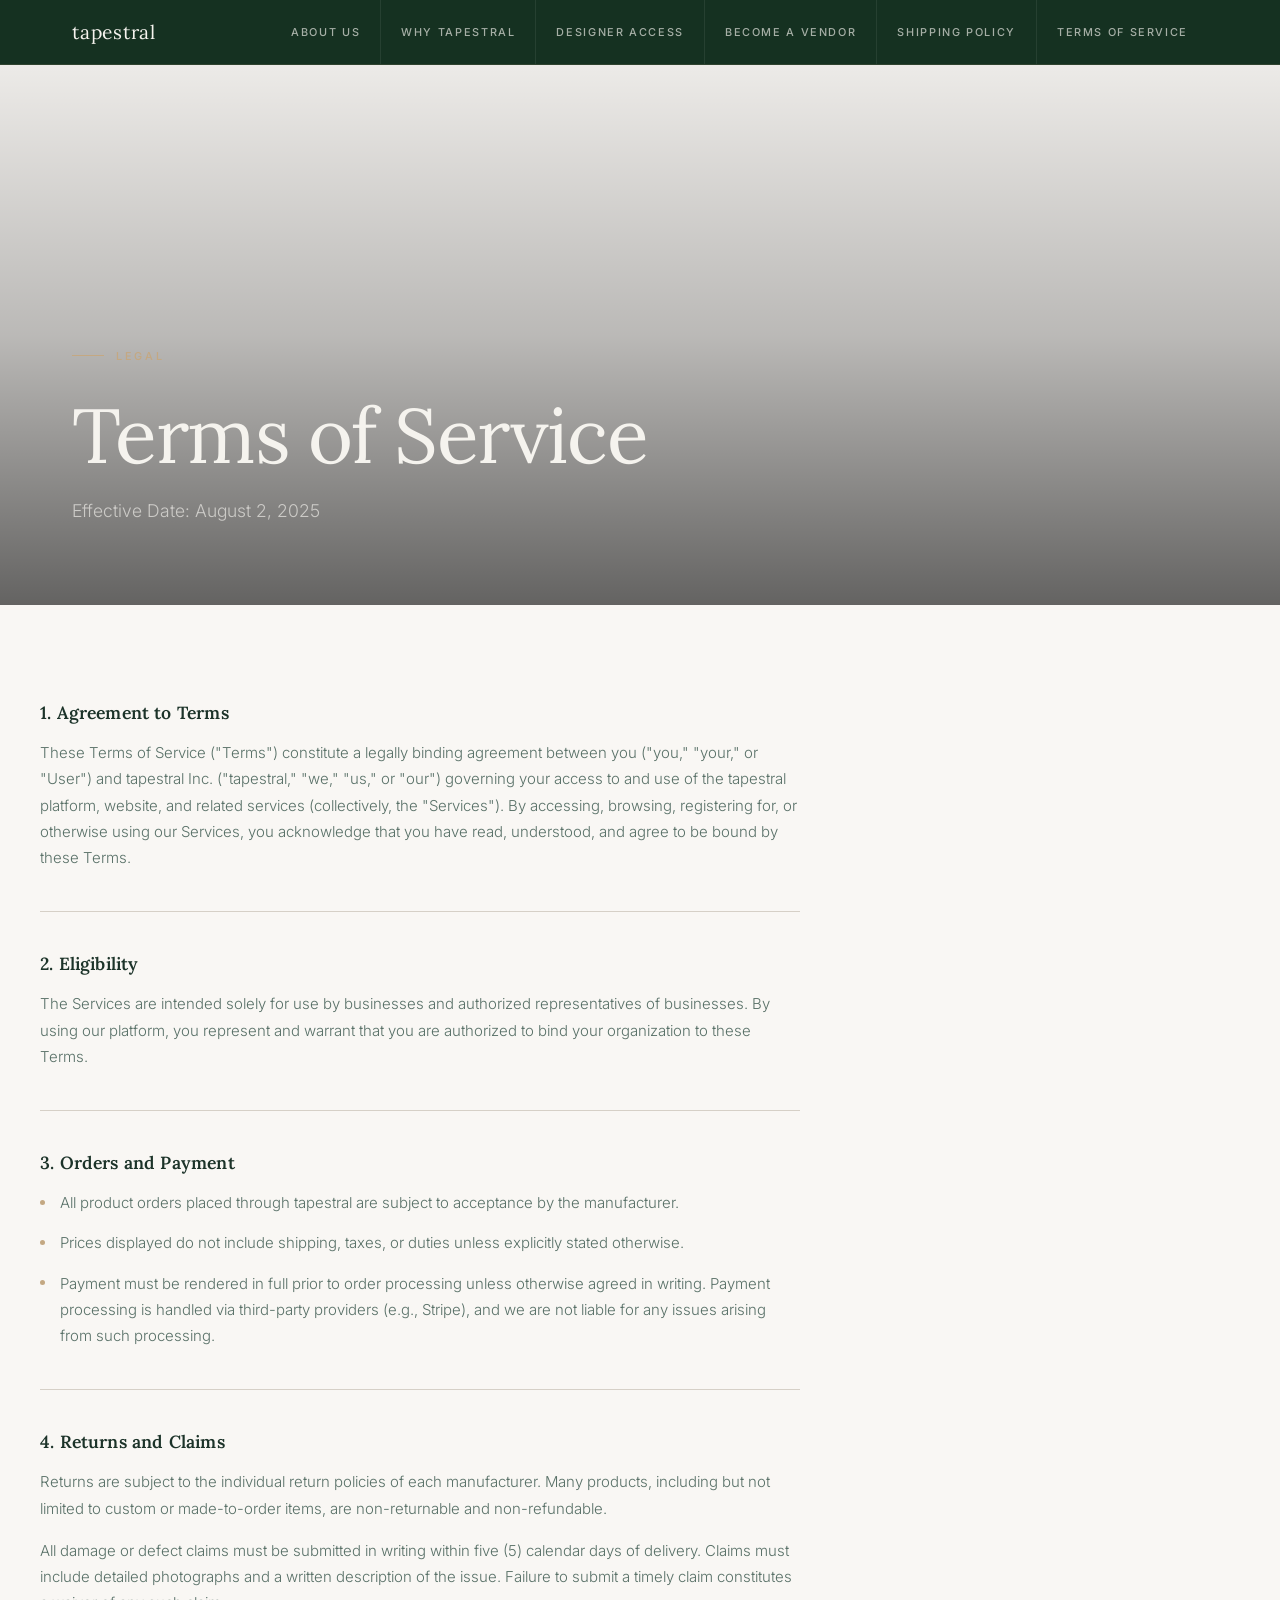
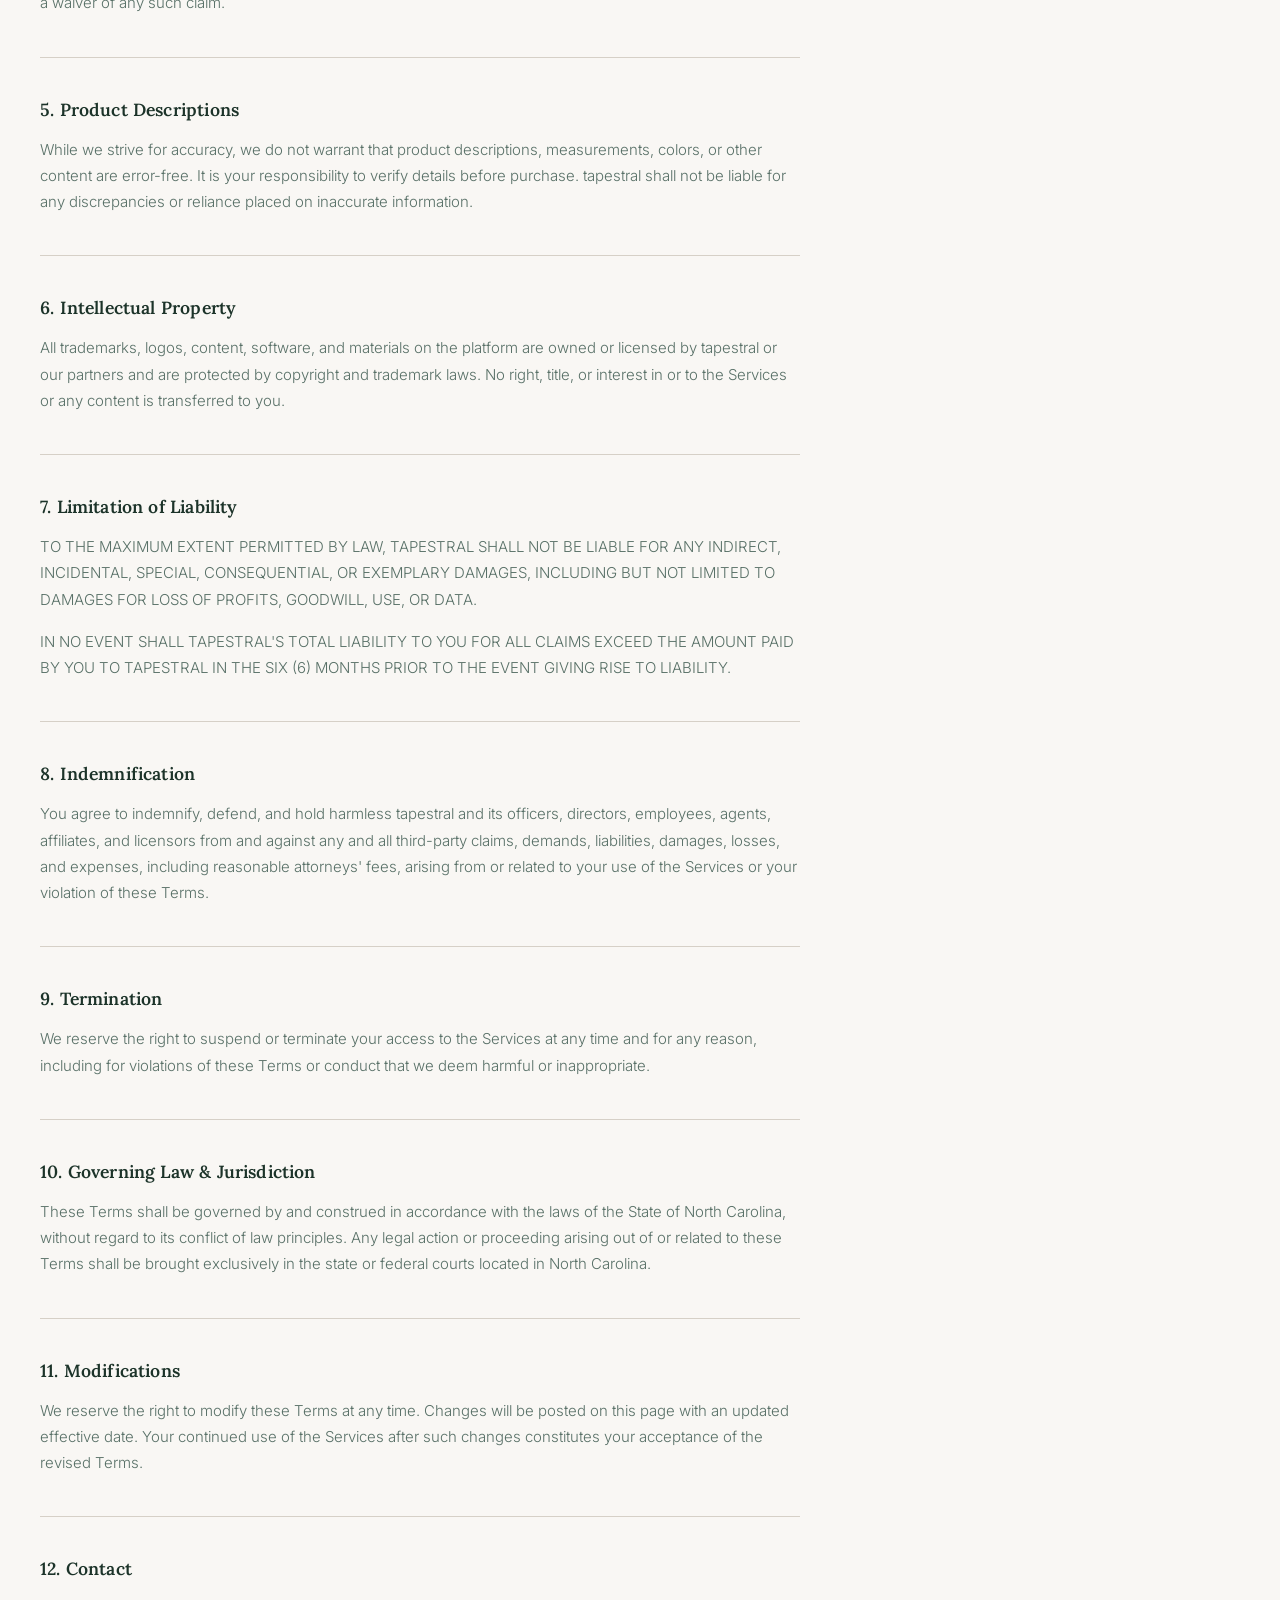
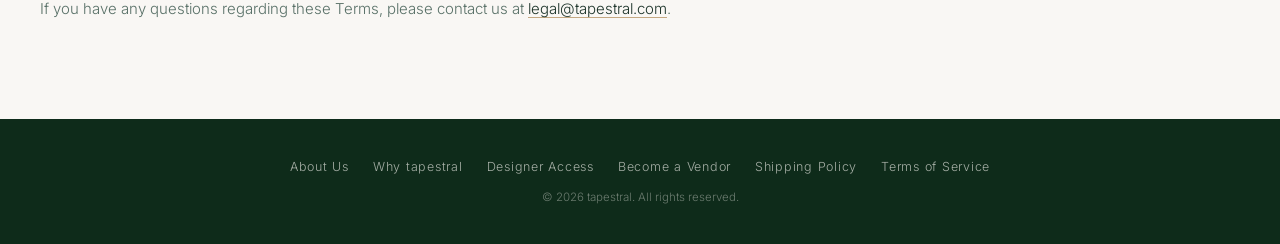
<file: terms-of-service.html>
<!DOCTYPE html>
<html lang="en">
<head>
    <!-- Google tag (gtag.js) -->
    <script async src="https://www.googletagmanager.com/gtag/js?id=G-4TVK733BFR"></script>
    <script>
        window.dataLayer = window.dataLayer || [];
        function gtag() { dataLayer.push(arguments); }
        gtag('js', new Date());
        gtag('config', 'G-4TVK733BFR');
    </script>

    <title>Terms of Service – tapestral</title>
    <meta charset="UTF-8">
    <meta name="viewport" content="width=device-width, initial-scale=1.0">
    <meta name="description" content="Read the terms and conditions for using the tapestral platform as a designer or vendor.">
    <meta name="author" content="tapestral">
    <meta name="robots" content="all">
    <link rel="canonical" href="https://www.tapestral.com/terms-of-service.html">
    <link rel="icon" href="https://www.tapestral.com/images/favicon.ico">
    <link rel="preconnect" href="https://fonts.googleapis.com">
    <link rel="preconnect" href="https://fonts.gstatic.com" crossorigin>
    <link href="https://fonts.googleapis.com/css2?family=Lora:ital,wght@0,400;0,500;0,600;1,400&family=Inter:wght@300;400;500;600&display=swap" rel="stylesheet">

    <meta property="og:type" content="website">
    <meta property="og:title" content="Terms of Service – tapestral">
    <meta property="og:description" content="Please review our terms of service before using the tapestral platform.">
    <meta property="og:url" content="https://tapestral.com/terms-of-service.html">
    <meta property="og:image" content="https://tapestral.com/images/tapestral_brand.png">

    <meta name="twitter:card" content="summary_large_image">
    <meta name="twitter:title" content="Terms of Service – tapestral">
    <meta name="twitter:description" content="Review the legal terms and agreements for tapestral users.">
    <meta name="twitter:image" content="https://tapestral.com/images/tapestral_brand.png">

    <link rel="stylesheet" href="style.css">
</head>

<body>

<!-- ── Navigation ────────────────────────────────────────── -->
<nav class="nav">
    <div class="nav-inner">
        <a href="index.html" class="nav-logo">tapestral</a>
        <div class="nav-links">
            <a href="about.html">About Us</a>
            <a href="why-tapestral.html">Why tapestral</a>
            <a href="designer-access.html">Designer Access</a>
            <a href="become-a-vendor.html">Become a Vendor</a>
            <a href="shipping-policy.html">Shipping Policy</a>
            <a href="terms-of-service.html">Terms of Service</a>
        </div>
        <button class="hamburger" onclick="toggleMenu()" aria-label="Toggle menu">
            <span></span><span></span><span></span>
        </button>
        <nav id="mobileNav" class="mobile-nav">
            <a href="about.html">About Us</a>
            <a href="why-tapestral.html">Why tapestral</a>
            <a href="designer-access.html">Designer Access</a>
            <a href="become-a-vendor.html">Become a Vendor</a>
            <a href="shipping-policy.html">Shipping Policy</a>
            <a href="terms-of-service.html">Terms of Service</a>
        </nav>
    </div>
</nav>

<!-- ── Hero ──────────────────────────────────────────────── -->
<section class="page-hero">
    <div class="page-hero-bg"></div>
    <div class="hero-gradient"></div>
    <div class="page-hero-content">
        <div class="eyebrow">
            <div class="eyebrow-line"></div>
            <span class="eyebrow-text">Legal</span>
        </div>
        <h1 class="page-title">Terms of Service</h1>
        <p class="page-subtitle">Effective Date: August 2, 2025</p>
    </div>
</section>

<!-- ── Terms Content ─────────────────────────────────────── -->
<section class="section bg-light">
    <div class="section-inner">
        <div class="legal-doc will-reveal">

            <div class="legal-section">
                <h2 class="legal-heading">1. Agreement to Terms</h2>
                <p class="legal-body">These Terms of Service ("Terms") constitute a legally binding agreement between you ("you," "your," or "User") and tapestral Inc. ("tapestral," "we," "us," or "our") governing your access to and use of the tapestral platform, website, and related services (collectively, the "Services"). By accessing, browsing, registering for, or otherwise using our Services, you acknowledge that you have read, understood, and agree to be bound by these Terms.</p>
            </div>

            <div class="legal-section">
                <h2 class="legal-heading">2. Eligibility</h2>
                <p class="legal-body">The Services are intended solely for use by businesses and authorized representatives of businesses. By using our platform, you represent and warrant that you are authorized to bind your organization to these Terms.</p>
            </div>

            <div class="legal-section">
                <h2 class="legal-heading">3. Orders and Payment</h2>
                <ul class="legal-list">
                    <li>All product orders placed through tapestral are subject to acceptance by the manufacturer.</li>
                    <li>Prices displayed do not include shipping, taxes, or duties unless explicitly stated otherwise.</li>
                    <li>Payment must be rendered in full prior to order processing unless otherwise agreed in writing. Payment processing is handled via third-party providers (e.g., Stripe), and we are not liable for any issues arising from such processing.</li>
                </ul>
            </div>

            <div class="legal-section">
                <h2 class="legal-heading">4. Returns and Claims</h2>
                <p class="legal-body">Returns are subject to the individual return policies of each manufacturer. Many products, including but not limited to custom or made-to-order items, are non-returnable and non-refundable.</p>
                <p class="legal-body">All damage or defect claims must be submitted in writing within five (5) calendar days of delivery. Claims must include detailed photographs and a written description of the issue. Failure to submit a timely claim constitutes a waiver of any such claim.</p>
            </div>

            <div class="legal-section">
                <h2 class="legal-heading">5. Product Descriptions</h2>
                <p class="legal-body">While we strive for accuracy, we do not warrant that product descriptions, measurements, colors, or other content are error-free. It is your responsibility to verify details before purchase. tapestral shall not be liable for any discrepancies or reliance placed on inaccurate information.</p>
            </div>

            <div class="legal-section">
                <h2 class="legal-heading">6. Intellectual Property</h2>
                <p class="legal-body">All trademarks, logos, content, software, and materials on the platform are owned or licensed by tapestral or our partners and are protected by copyright and trademark laws. No right, title, or interest in or to the Services or any content is transferred to you.</p>
            </div>

            <div class="legal-section">
                <h2 class="legal-heading">7. Limitation of Liability</h2>
                <p class="legal-body">TO THE MAXIMUM EXTENT PERMITTED BY LAW, TAPESTRAL SHALL NOT BE LIABLE FOR ANY INDIRECT, INCIDENTAL, SPECIAL, CONSEQUENTIAL, OR EXEMPLARY DAMAGES, INCLUDING BUT NOT LIMITED TO DAMAGES FOR LOSS OF PROFITS, GOODWILL, USE, OR DATA.</p>
                <p class="legal-body">IN NO EVENT SHALL TAPESTRAL'S TOTAL LIABILITY TO YOU FOR ALL CLAIMS EXCEED THE AMOUNT PAID BY YOU TO TAPESTRAL IN THE SIX (6) MONTHS PRIOR TO THE EVENT GIVING RISE TO LIABILITY.</p>
            </div>

            <div class="legal-section">
                <h2 class="legal-heading">8. Indemnification</h2>
                <p class="legal-body">You agree to indemnify, defend, and hold harmless tapestral and its officers, directors, employees, agents, affiliates, and licensors from and against any and all third-party claims, demands, liabilities, damages, losses, and expenses, including reasonable attorneys' fees, arising from or related to your use of the Services or your violation of these Terms.</p>
            </div>

            <div class="legal-section">
                <h2 class="legal-heading">9. Termination</h2>
                <p class="legal-body">We reserve the right to suspend or terminate your access to the Services at any time and for any reason, including for violations of these Terms or conduct that we deem harmful or inappropriate.</p>
            </div>

            <div class="legal-section">
                <h2 class="legal-heading">10. Governing Law &amp; Jurisdiction</h2>
                <p class="legal-body">These Terms shall be governed by and construed in accordance with the laws of the State of North Carolina, without regard to its conflict of law principles. Any legal action or proceeding arising out of or related to these Terms shall be brought exclusively in the state or federal courts located in North Carolina.</p>
            </div>

            <div class="legal-section">
                <h2 class="legal-heading">11. Modifications</h2>
                <p class="legal-body">We reserve the right to modify these Terms at any time. Changes will be posted on this page with an updated effective date. Your continued use of the Services after such changes constitutes your acceptance of the revised Terms.</p>
            </div>

            <div class="legal-section">
                <h2 class="legal-heading">12. Contact</h2>
                <p class="legal-body">If you have any questions regarding these Terms, please contact us at <a href="mailto:legal@tapestral.com" class="legal-link">legal@tapestral.com</a>.</p>
            </div>

        </div>
    </div>
</section>

<!-- ── Footer ────────────────────────────────────────────── -->
<footer class="footer">
    <div class="footer-inner">
        <div class="footer-links">
            <a href="about.html">About Us</a>
            <a href="why-tapestral.html">Why tapestral</a>
            <a href="designer-access.html">Designer Access</a>
            <a href="become-a-vendor.html">Become a Vendor</a>
            <a href="shipping-policy.html">Shipping Policy</a>
            <a href="terms-of-service.html">Terms of Service</a>
        </div>
        <div class="footer-copy">&copy; <span id="year"></span> tapestral. All rights reserved.</div>
    </div>
</footer>

<script>
    document.getElementById("year").textContent = new Date().getFullYear();
    function toggleMenu() {
        document.getElementById("mobileNav").classList.toggle("open");
        document.querySelector(".hamburger").classList.toggle("active");
    }
    const observer = new IntersectionObserver((entries) => {
        entries.forEach(e => { if (e.isIntersecting) { e.target.classList.add('in-view'); observer.unobserve(e.target); } });
    }, { threshold: 0.12 });
    document.querySelectorAll('.will-reveal').forEach(el => observer.observe(el));
</script>
</body>
</html>
</file>
<file: style.css>
/* ================================
   Tapestral – Design System
   ================================ */

:root {
  --bg:          #F9F7F4;
  --bg-muted:    #EDECE6;
  --bg-dark:     #0E2B1A;
  --text:        #1C3329;
  --text-muted:  #587067;
  --text-light:  #F5F3EE;
  --text-dim:    rgba(245, 243, 238, 0.60);
  --bronze:      #C4A882;
  --border:      #D6D0C7;
  --max-w:       1200px;
}

/* ── Reset ────────────────────────────────────────────────── */
*, *::before, *::after { box-sizing: border-box; margin: 0; padding: 0; }

body {
  font-family: 'Inter', sans-serif;
  font-weight: 300;
  background: var(--bg);
  color: var(--text);
  overflow-x: hidden;
  -webkit-font-smoothing: antialiased;
}

img { max-width: 100%; display: block; }
a   { text-decoration: none; }

/* ── Navigation ───────────────────────────────────────────── */
.nav {
  position: sticky;
  top: 0;
  z-index: 100;
  background: rgba(14, 43, 26, 0.97);
  backdrop-filter: blur(12px);
  -webkit-backdrop-filter: blur(12px);
  border-bottom: 1px solid rgba(196, 168, 130, 0.15);
}

.nav-inner {
  max-width: var(--max-w);
  margin: 0 auto;
  padding: 0 2rem;
  display: flex;
  align-items: center;
  justify-content: space-between;
  height: 64px;
  position: relative;
}

.nav-logo {
  font-family: 'Lora', serif;
  font-weight: 400;
  font-size: 1.2rem;
  color: var(--text-light);
  letter-spacing: 0.04em;
  flex-shrink: 0;
}

.nav-links {
  display: flex;
  align-items: center;
}

.nav-links a {
  color: rgba(245, 243, 238, 0.65);
  font-size: 0.68rem;
  font-weight: 500;
  letter-spacing: 0.15em;
  text-transform: uppercase;
  padding: 0 1.25rem;
  height: 64px;
  display: flex;
  align-items: center;
  border-right: 1px solid rgba(255, 255, 255, 0.07);
  transition: color 0.2s;
}

.nav-links a:last-child { border-right: none; }
.nav-links a:hover      { color: var(--text-light); }

.hamburger {
  display: none;
  background: none;
  border: 1px solid rgba(196, 168, 130, 0.3);
  width: 40px;
  height: 40px;
  cursor: pointer;
  align-items: center;
  justify-content: center;
  flex-direction: column;
  gap: 5px;
}

.hamburger span {
  display: block;
  width: 18px;
  height: 1.5px;
  background: var(--text-light);
  transform-origin: center;
  transition: all 0.3s;
}

.hamburger.active span:nth-child(1) { transform: translateY(6.5px) rotate(45deg); }
.hamburger.active span:nth-child(2) { opacity: 0; }
.hamburger.active span:nth-child(3) { transform: translateY(-6.5px) rotate(-45deg); }

.mobile-nav {
  position: fixed;
  top: 64px;
  right: 1rem;
  z-index: 99;
  background: rgba(14, 43, 26, 0.98);
  backdrop-filter: blur(12px);
  -webkit-backdrop-filter: blur(12px);
  border: 1px solid rgba(196, 168, 130, 0.2);
  min-width: 220px;
  max-height: 0;
  overflow: hidden;
  opacity: 0;
  transition: max-height 0.3s ease, opacity 0.3s ease;
  display: flex;
  flex-direction: column;
}

.mobile-nav.open { max-height: 400px; opacity: 1; }

.mobile-nav a {
  color: rgba(245, 243, 238, 0.75);
  font-size: 0.72rem;
  font-weight: 500;
  letter-spacing: 0.12em;
  text-transform: uppercase;
  padding: 0.9rem 1.5rem;
  border-bottom: 1px solid rgba(255, 255, 255, 0.07);
  transition: color 0.2s, background 0.2s;
}

.mobile-nav a:last-child { border-bottom: none; }
.mobile-nav a:hover      { color: var(--text-light); background: rgba(255, 255, 255, 0.05); }

@media (max-width: 768px) {
  .nav-links  { display: none; }
  .hamburger  { display: flex; }
}

/* ── Hero (landing) ───────────────────────────────────────── */
.hero {
  position: relative;
  min-height: 90vh;
  display: flex;
  align-items: center;
  overflow: hidden;
}

.hero-bg {
  position: absolute;
  inset: 0;
  background-image: url('https://imagedelivery.net/a9bS_LVGRX_Wz4G6Q07rzw/ce2e7d3f-8ec3-41ef-db9b-2d8dc759f500/width=2000,fit=cover,quality=85');
  background-size: cover;
  background-position: center;
}

.hero-gradient {
  position: absolute;
  inset: 0;
  background: linear-gradient(to top, rgba(0,0,0,0.60) 0%, rgba(0,0,0,0.25) 50%, rgba(0,0,0,0.05) 100%);
}

.hero-content {
  position: relative;
  z-index: 10;
  width: 100%;
  max-width: var(--max-w);
  margin: 0 auto;
  padding: 8rem 2rem;
}

.hero-inner { max-width: 38rem; }

/* ── Page Hero (subpages) ─────────────────────────────────── */
.page-hero {
  position: relative;
  min-height: 60vh;
  display: flex;
  align-items: flex-end;
  overflow: hidden;
}

.page-hero-bg {
  position: absolute;
  inset: 0;
  background-image: url('https://imagedelivery.net/a9bS_LVGRX_Wz4G6Q07rzw/ce2e7d3f-8ec3-41ef-db9b-2d8dc759f500/width=2000,fit=cover,quality=85');
  background-size: cover;
  background-position: center;
}

.page-hero .hero-gradient {
  background: linear-gradient(to top, rgba(0,0,0,0.60) 0%, rgba(0,0,0,0.25) 50%, rgba(0,0,0,0.05) 100%);
}

.page-hero-content {
  position: relative;
  z-index: 10;
  width: 100%;
  max-width: var(--max-w);
  margin: 0 auto;
  padding: 2rem 2rem 5rem;
}

.page-title {
  font-family: 'Lora', serif;
  font-weight: 300;
  font-size: clamp(3rem, 6vw, 5rem);
  line-height: 1.06;
  letter-spacing: -0.02em;
  color: var(--text-light);
  max-width: 42rem;
  margin-bottom: 1.25rem;
}

.page-subtitle {
  color: rgba(245, 243, 238, 0.65);
  font-weight: 300;
  font-size: 1.1rem;
  max-width: 32rem;
  line-height: 1.65;
}

/* ── Eyebrow ──────────────────────────────────────────────── */
.eyebrow {
  display: flex;
  align-items: center;
  gap: 0.75rem;
  margin-bottom: 2rem;
}

.eyebrow-line {
  width: 2rem;
  height: 1px;
  background: var(--bronze);
  flex-shrink: 0;
}

.eyebrow-text {
  color: var(--bronze);
  font-size: 0.68rem;
  font-weight: 500;
  letter-spacing: 0.25em;
  text-transform: uppercase;
  display: inline-flex;
  align-items: center;
  gap: 0.5rem;
}

.eyebrow-dot {
  display: inline-block;
  width: 0.5rem;
  height: 0.5rem;
  background: var(--bronze);
  border-radius: 50%;
  animation: pulse 2s ease-in-out infinite;
}

@keyframes pulse {
  0%, 100% { opacity: 1;   transform: scale(1);   }
  50%       { opacity: 0.5; transform: scale(1.35); }
}

/* ── Hero Typography ──────────────────────────────────────── */
.hero h1 {
  font-family: 'Lora', serif;
  font-weight: 300;
  font-size: clamp(3.25rem, 7vw, 5.75rem);
  line-height: 1.06;
  letter-spacing: -0.02em;
  color: var(--text-light);
  margin-bottom: 1.5rem;
}

.hero h1 em { font-style: italic; }

.hero-desc {
  color: rgba(245, 243, 238, 0.70);
  font-size: 1.1rem;
  font-weight: 300;
  line-height: 1.65;
  max-width: 32rem;
  margin-bottom: 2.5rem;
}

.hero-actions {
  display: flex;
  flex-wrap: wrap;
  gap: 1rem;
}

/* ── Buttons ──────────────────────────────────────────────── */
.btn {
  display: inline-flex;
  align-items: center;
  gap: 0.5rem;
  font-size: 0.72rem;
  font-weight: 500;
  letter-spacing: 0.12em;
  text-transform: uppercase;
  padding: 0.9rem 2.25rem;
  transition: gap 0.2s, background 0.2s, border-color 0.2s;
  white-space: nowrap;
}

.btn:hover { gap: 1rem; }

.btn-primary { background: var(--bg); color: var(--text); }
.btn-primary:hover { background: var(--bg-muted); }

.btn-outline {
  border: 1px solid rgba(245, 243, 238, 0.35);
  color: var(--text-light);
}
.btn-outline:hover { border-color: rgba(245, 243, 238, 0.70); }

.btn-light { background: var(--bg); color: var(--text); }
.btn-light:hover { background: var(--bg-muted); }

.btn-dark { background: var(--bg-dark); color: var(--text-light); }
.btn-dark:hover { background: oklch(0.22 0.048 155); }

.btn-ghost {
  border: 1px solid rgba(245, 243, 238, 0.30);
  color: var(--text-light);
}
.btn-ghost:hover { border-color: rgba(245, 243, 238, 0.70); }

.btn svg { flex-shrink: 0; }

/* ── Sections ─────────────────────────────────────────────── */
.section      { padding: 6rem 2rem; }
.section-sm   { padding: 2.5rem 2rem; }
.bg-light     { background: var(--bg); }
.bg-muted-bg  { background: var(--bg-muted); }
.bg-dark      { background: var(--bg-dark); color: var(--text-light); }

.section-inner { max-width: var(--max-w); margin: 0 auto; }

.section-header { margin-bottom: 3.5rem; }
.section-header.center { text-align: center; }

.section-label {
  display: block;
  font-size: 0.68rem;
  font-weight: 500;
  letter-spacing: 0.22em;
  text-transform: uppercase;
  color: var(--text-muted);
  margin-bottom: 0.75rem;
}

.bg-dark .section-label { color: var(--bronze); }

.section-title {
  font-family: 'Lora', serif;
  font-weight: 400;
  font-size: clamp(1.9rem, 3.5vw, 2.75rem);
  line-height: 1.1;
  color: var(--text);
}

.bg-dark .section-title { color: var(--text-light); }

.section-body {
  font-size: 1rem;
  font-weight: 300;
  line-height: 1.7;
  color: var(--text-muted);
  max-width: 44rem;
}

.bg-dark .section-body { color: var(--text-dim); }

/* ── Stats Bar ────────────────────────────────────────────── */
.stats-bar { background: var(--bg-muted); padding: 0; }

.stats-inner {
  max-width: var(--max-w);
  margin: 0 auto;
  display: flex;
  flex-direction: column;
}

.stat {
  padding: 1.75rem 4rem;
  text-align: center;
  border-bottom: 1px solid rgba(196, 168, 130, 0.3);
}

.stat:last-child { border-bottom: none; }

.stat-label {
  font-size: 0.62rem;
  font-weight: 500;
  letter-spacing: 0.22em;
  text-transform: uppercase;
  color: var(--text-muted);
}

@media (min-width: 640px) {
  .stats-inner   { flex-direction: row; justify-content: center; }
  .stat          { border-bottom: none; border-right: 1px solid rgba(196,168,130,0.3); }
  .stat:last-child { border-right: none; }
}

/* ── Grid Cards ───────────────────────────────────────────── */
.grid-border {
  display: grid;
  border-top: 1px solid var(--border);
  border-left: 1px solid var(--border);
}

.bg-dark .grid-border {
  border-color: rgba(255, 255, 255, 0.10);
}

.grid-card {
  padding: 2.5rem;
  border-right: 1px solid var(--border);
  border-bottom: 1px solid var(--border);
  background: var(--bg);
  transition: all 0.3s;
  border-left: 2px solid transparent;
}

.bg-muted-bg .grid-card  { background: var(--bg-muted); }
.bg-dark .grid-card      { background: var(--bg-dark); border-color: rgba(255,255,255,0.10); }
.grid-card:hover         { border-left-color: var(--bronze); transform: translateY(-2px); box-shadow: 0 8px 24px rgba(0,0,0,0.06); }
.bg-dark .grid-card:hover{ transform: translateY(-2px); }

.card-num {
  display: block;
  font-family: 'Lora', serif;
  font-weight: 300;
  font-size: 3rem;
  line-height: 1;
  color: var(--bronze);
  margin-bottom: 1.5rem;
}

.card-icon {
  width: 2.25rem;
  height: 2.25rem;
  margin-bottom: 1.25rem;
  color: var(--text);
}

.bg-dark .card-icon { color: var(--text-light); }

.card-title {
  font-family: 'Lora', serif;
  font-weight: 500;
  font-size: 1.2rem;
  color: var(--text);
  margin-bottom: 0.75rem;
}

.bg-dark .card-title { color: var(--text-light); }

.card-body {
  font-size: 0.875rem;
  font-weight: 300;
  line-height: 1.65;
  color: var(--text-muted);
}

.bg-dark .card-body { color: rgba(245, 243, 238, 0.50); }

.card-badge {
  font-size: 0.68rem;
  font-weight: 500;
  letter-spacing: 0.2em;
  text-transform: uppercase;
  color: var(--bronze);
  margin-bottom: 1rem;
}

.card-subitems {
  margin-top: 1.25rem;
  display: flex;
  flex-direction: column;
  gap: 0;
}

.card-subitem {
  border-top: 1px solid var(--border);
  padding-top: 1rem;
  padding-bottom: 1rem;
}

.card-subitem:last-child { padding-bottom: 0; }

.card-subitem-label {
  display: block;
  font-size: 0.68rem;
  font-weight: 500;
  letter-spacing: 0.18em;
  text-transform: uppercase;
  color: var(--text);
  margin-bottom: 0.4rem;
}

.card-subitem-body {
  font-size: 0.8125rem;
  line-height: 1.65;
  color: var(--text-muted);
}

.bg-dark .card-subitem { border-color: rgba(255,255,255,0.10); }
.bg-dark .card-subitem-label { color: var(--text-light); }
.bg-dark .card-subitem-body { color: rgba(245,243,238,0.50); }

@media (min-width: 768px) { .grid-cols-2 { grid-template-columns: repeat(2, 1fr); } }
@media (min-width: 768px) { .grid-cols-3 { grid-template-columns: repeat(3, 1fr); } }
@media (min-width: 1024px){ .grid-cols-4 { grid-template-columns: repeat(4, 1fr); } }

/* ── Numbered List (non-bordered) ────────────────────────── */
.num-list {
  display: grid;
  gap: 3rem;
}

.num-item { display: flex; flex-direction: column; }

.num-big {
  font-family: 'Lora', serif;
  font-weight: 300;
  font-size: 5rem;
  line-height: 1;
  color: var(--bronze);
  margin-bottom: 1.5rem;
}

.num-rule {
  width: 2rem;
  height: 1px;
  background: var(--bronze);
  margin-bottom: 1.5rem;
}

.num-title {
  font-family: 'Lora', serif;
  font-weight: 500;
  font-size: 1.25rem;
  color: var(--text);
  margin-bottom: 1rem;
}

.num-body {
  font-size: 0.875rem;
  font-weight: 300;
  line-height: 1.65;
  color: rgba(28, 51, 41, 0.65);
}

@media (min-width: 768px) { .num-list { grid-template-columns: repeat(3, 1fr); } }

/* ── Split (image + text) ────────────────────────────────── */
.split {
  display: grid;
  gap: 4rem;
  align-items: stretch;
}

.split-text { display: flex; flex-direction: column; justify-content: center; }

.split-img {
  position: relative;
  overflow: hidden;
  min-height: 480px;
}

.split-img img {
  position: absolute;
  inset: 0;
  width: 100%;
  height: 100%;
  object-fit: cover;
}

.split-img-overlay {
  position: absolute;
  inset: 0;
  background: linear-gradient(to top, rgba(0,0,0,0.40), transparent);
}

.split-img-caption {
  position: absolute;
  bottom: 0;
  left: 0;
  right: 0;
  padding: 1.5rem;
}

.split-img-caption-rule {
  width: 1.5rem;
  height: 1px;
  background: var(--bronze);
  margin-bottom: 0.75rem;
}

.split-img-caption p {
  font-size: 0.68rem;
  font-weight: 500;
  letter-spacing: 0.15em;
  text-transform: uppercase;
  color: rgba(245, 243, 238, 0.80);
}

@media (min-width: 1024px) { .split { grid-template-columns: 1fr 1fr; } }

/* ── Pull Quote ───────────────────────────────────────────── */
.pull-quote-block { border-left: 2px solid var(--bronze); padding-left: 1.5rem; }

.pull-quote {
  font-family: 'Lora', serif;
  font-weight: 300;
  font-size: 1.1rem;
  line-height: 1.6;
  color: var(--text);
  font-style: italic;
}

.pull-quote-attr {
  display: flex;
  align-items: center;
  gap: 0.75rem;
  margin-top: 1rem;
}

.pull-quote-attr-line { width: 1.5rem; height: 1px; background: var(--border); }

.pull-quote-attr-label {
  font-size: 0.68rem;
  font-weight: 500;
  letter-spacing: 0.2em;
  text-transform: uppercase;
  color: var(--text-muted);
}

/* ── Bronze Rule ──────────────────────────────────────────── */
.bronze-rule { width: 3rem; height: 1px; background: var(--bronze); margin-bottom: 2rem; }
.bronze-rule-sm { width: 2rem; height: 1px; background: var(--bronze); }

/* ── Editorial Banner ─────────────────────────────────────── */
.editorial {
  position: relative;
  padding: 12rem 2rem;
  overflow: hidden;
}

.editorial-bg {
  position: absolute;
  inset: 0;
  background-image: url('https://imagedelivery.net/a9bS_LVGRX_Wz4G6Q07rzw/ce2e7d3f-8ec3-41ef-db9b-2d8dc759f500/width=2000,fit=cover,quality=85');
  background-size: cover;
  background-position: center;
  transform: scale(1.04);
}

.editorial-overlay {
  position: absolute;
  inset: 0;
  background: rgba(0, 0, 0, 0.40);
}

.editorial-content {
  position: relative;
  z-index: 10;
  max-width: 800px;
  margin: 0 auto;
  text-align: center;
}

.editorial-rule {
  width: 3rem;
  height: 1px;
  background: var(--bronze);
  margin: 0 auto 2rem;
}

.editorial-content h2 {
  font-family: 'Lora', serif;
  font-weight: 300;
  font-size: clamp(2.75rem, 6vw, 5rem);
  line-height: 1.1;
  letter-spacing: -0.01em;
  color: var(--text-light);
  margin-bottom: 1.25rem;
}

.editorial-content h2 em { font-style: italic; }

.editorial-content p {
  color: rgba(245, 243, 238, 0.60);
  font-weight: 300;
  font-size: 1.25rem;
  margin-bottom: 2.5rem;
}

/* ── CTA Split ────────────────────────────────────────────── */
.cta-split {
  display: flex;
  flex-direction: column;
  gap: 3rem;
}

.cta-text h2 {
  font-family: 'Lora', serif;
  font-weight: 300;
  font-size: clamp(2.25rem, 4.5vw, 3.75rem);
  line-height: 1.06;
  letter-spacing: -0.01em;
  color: var(--text-light);
}

.cta-text h2 em { font-style: italic; }

.cta-text p {
  margin-top: 1.5rem;
  color: var(--text-dim);
  font-weight: 300;
  font-size: 1rem;
  line-height: 1.65;
}

.cta-actions {
  display: flex;
  flex-direction: column;
  gap: 1rem;
  flex-shrink: 0;
}

@media (min-width: 640px)  { .cta-actions { flex-direction: row; } }
@media (min-width: 1024px) {
  .cta-split   { flex-direction: row; align-items: flex-end; justify-content: space-between; }
  .cta-actions { flex-direction: column; align-items: flex-end; }
}

/* ── Process Steps ────────────────────────────────────────── */
.process-grid {
  display: grid;
}

.process-step {
  display: flex;
  flex-direction: column;
  align-items: flex-start;
  padding: 2rem 0;
  border-top: 1px solid var(--border);
}

.process-step:first-child { border-top: none; }

.process-num-circle {
  width: 2.75rem;
  height: 2.75rem;
  border-radius: 50%;
  border: 1px solid rgba(196, 168, 130, 0.40);
  display: flex;
  align-items: center;
  justify-content: center;
  margin-bottom: 1.5rem;
  background: var(--bg);
}

.bg-muted-bg .process-num-circle { background: var(--bg-muted); }

.process-num-label {
  font-family: 'Lora', serif;
  font-weight: 300;
  font-size: 1.1rem;
  color: var(--bronze);
}

.process-title {
  font-family: 'Lora', serif;
  font-weight: 500;
  font-size: 1.2rem;
  color: var(--text);
  margin-bottom: 0.75rem;
}

.process-desc {
  font-size: 0.875rem;
  font-weight: 300;
  line-height: 1.65;
  color: var(--text-muted);
}

@media (min-width: 768px) {
  .process-grid {
    grid-template-columns: repeat(3, 1fr);
  }

  .process-step {
    align-items: center;
    text-align: center;
    padding: 0 2rem;
    border-top: none;
    border-left: 1px solid var(--border);
  }

  .process-step:first-child { border-left: none; }
}

/* ── Founder Cards ────────────────────────────────────────── */
.founder-grid {
  display: grid;
  gap: 2rem;
}

.founder-card {
  border: 1px solid var(--border);
  overflow: hidden;
  transition: border-color 0.3s;
}

.founder-card:hover { border-color: rgba(196, 168, 130, 0.40); }

.founder-avatar {
  height: 12rem;
  background: linear-gradient(135deg, var(--bg-dark), rgba(14,43,26,0.60));
  display: flex;
  align-items: center;
  justify-content: center;
  position: relative;
}

.founder-letter {
  font-family: 'Lora', serif;
  font-weight: 300;
  font-size: 4rem;
  line-height: 1;
  color: rgba(245, 243, 238, 0.20);
}

.founder-avatar-line {
  position: absolute;
  bottom: 0;
  left: 0;
  right: 0;
  height: 1px;
  background: rgba(196, 168, 130, 0.30);
  transition: background 0.3s;
}

.founder-card:hover .founder-avatar-line { background: rgba(196, 168, 130, 0.60); }

.founder-body { padding: 2.5rem; }

.founder-body-rule { width: 2rem; height: 1px; background: var(--bronze); margin-bottom: 1.75rem; }

.founder-name {
  font-family: 'Lora', serif;
  font-weight: 500;
  font-size: 1.5rem;
  color: var(--text);
  margin-bottom: 0.25rem;
}

.founder-role {
  font-size: 0.68rem;
  font-weight: 500;
  letter-spacing: 0.20em;
  text-transform: uppercase;
  color: var(--bronze);
  margin-bottom: 1.5rem;
}

.founder-bio {
  font-size: 0.875rem;
  font-weight: 300;
  line-height: 1.65;
  color: rgba(28, 51, 41, 0.65);
}

@media (min-width: 768px) { .founder-grid { grid-template-columns: 1fr 1fr; } }

/* ── Form Embed ───────────────────────────────────────────── */
.form-embed {
  border: 1px solid var(--border);
  overflow: hidden;
  box-shadow: 0 2px 12px rgba(0,0,0,0.04);
}

.form-embed iframe {
  width: 100%;
  min-height: 700px;
  border: 0;
  display: block;
}

.form-note {
  margin-top: 1.25rem;
  text-align: center;
  font-size: 0.72rem;
  font-weight: 300;
  color: var(--text-muted);
  letter-spacing: 0.08em;
}

/* ── Blockquote ───────────────────────────────────────────── */
blockquote.styled {
  border-left: 2px solid var(--bronze);
  padding-left: 1.5rem;
}

blockquote.styled p {
  font-family: 'Lora', serif;
  font-weight: 300;
  font-size: 1.1rem;
  line-height: 1.6;
  color: var(--text);
  font-style: italic;
}

blockquote.styled footer {
  display: flex;
  align-items: center;
  gap: 0.75rem;
  margin-top: 1rem;
  background: none;
  padding: 0;
  color: var(--text-muted);
  font-size: 0.68rem;
  font-weight: 500;
  letter-spacing: 0.2em;
  text-transform: uppercase;
}

blockquote.styled footer::before {
  content: '';
  display: block;
  width: 1.5rem;
  height: 1px;
  background: var(--border);
  flex-shrink: 0;
}

/* ── Reveal Animation ─────────────────────────────────────── */
.will-reveal {
  opacity: 0;
  transform: translateY(28px);
  transition:
    opacity 0.65s cubic-bezier(0.16, 1, 0.3, 1),
    transform 0.65s cubic-bezier(0.16, 1, 0.3, 1);
}

.in-view {
  opacity: 1;
  transform: translateY(0);
}

/* ── Footer ───────────────────────────────────────────────── */
.footer {
  background: var(--bg-dark);
  padding: 2.5rem 2rem;
}

.footer-inner {
  max-width: var(--max-w);
  margin: 0 auto;
  display: flex;
  flex-direction: column;
  align-items: center;
  gap: 1rem;
  text-align: center;
}

.footer-links {
  display: flex;
  flex-wrap: wrap;
  gap: 1.5rem;
  justify-content: center;
}

.footer-links a {
  color: rgba(245, 243, 238, 0.65);
  font-size: 0.78rem;
  letter-spacing: 0.06em;
  transition: color 0.2s;
}

.footer-links a:hover { color: var(--text-light); }

.footer-copy {
  font-size: 0.72rem;
  color: rgba(245, 243, 238, 0.40);
}

/* ── Utilities ────────────────────────────────────────────── */
.text-bronze { color: var(--bronze); }
.mt-sm  { margin-top: 1.5rem; }
.mt-md  { margin-top: 2.5rem; }
.mt-lg  { margin-top: 4rem; }
.mb-sm  { margin-bottom: 1.5rem; }
.mb-md  { margin-bottom: 2.5rem; }
.mb-lg  { margin-bottom: 4rem; }
.center { text-align: center; }
.italic { font-style: italic; }
.light  { font-weight: 300; }

.link-arrow {
  display: inline-flex;
  align-items: center;
  gap: 0.5rem;
  font-size: 0.68rem;
  font-weight: 500;
  letter-spacing: 0.12em;
  text-transform: uppercase;
  color: var(--text);
  transition: gap 0.2s;
}

.link-arrow:hover { gap: 1rem; }
.bg-dark .link-arrow { color: rgba(245,243,238,0.60); }
.bg-dark .link-arrow:hover { color: var(--text-light); }

/* ── Legal Document ───────────────────────────────────────── */
.legal-doc {
  max-width: 760px;
}

.legal-section {
  padding-bottom: 2.5rem;
  border-bottom: 1px solid var(--border);
  margin-bottom: 2.5rem;
}

.legal-section:last-child {
  border-bottom: none;
  margin-bottom: 0;
  padding-bottom: 0;
}

.legal-heading {
  font-family: 'Lora', serif;
  font-size: 1.1rem;
  font-weight: 600;
  color: var(--text);
  margin-bottom: 1rem;
  letter-spacing: 0.01em;
}

.legal-body {
  font-size: 0.9375rem;
  line-height: 1.75;
  color: var(--text-muted);
  margin-bottom: 1rem;
}

.legal-body:last-child { margin-bottom: 0; }

.legal-list {
  list-style: none;
  padding: 0;
  margin: 0;
  display: flex;
  flex-direction: column;
  gap: 0.875rem;
}

.legal-list li {
  font-size: 0.9375rem;
  line-height: 1.75;
  color: var(--text-muted);
  padding-left: 1.25rem;
  position: relative;
}

.legal-list li::before {
  content: '';
  position: absolute;
  left: 0;
  top: 0.65em;
  width: 5px;
  height: 5px;
  border-radius: 50%;
  background: var(--bronze);
}

.legal-link {
  color: var(--text);
  text-decoration: underline;
  text-underline-offset: 3px;
  text-decoration-color: var(--bronze);
  transition: color 0.2s;
}

.legal-link:hover { color: var(--bronze); }

@media (max-width: 640px) {
  .section { padding: 4rem 1.5rem; }
  .editorial { padding: 8rem 1.5rem; }
  .hero-content { padding: 6rem 1.5rem; }
  .page-hero-content { padding: 2rem 1.5rem 4rem; }
}
</file>
